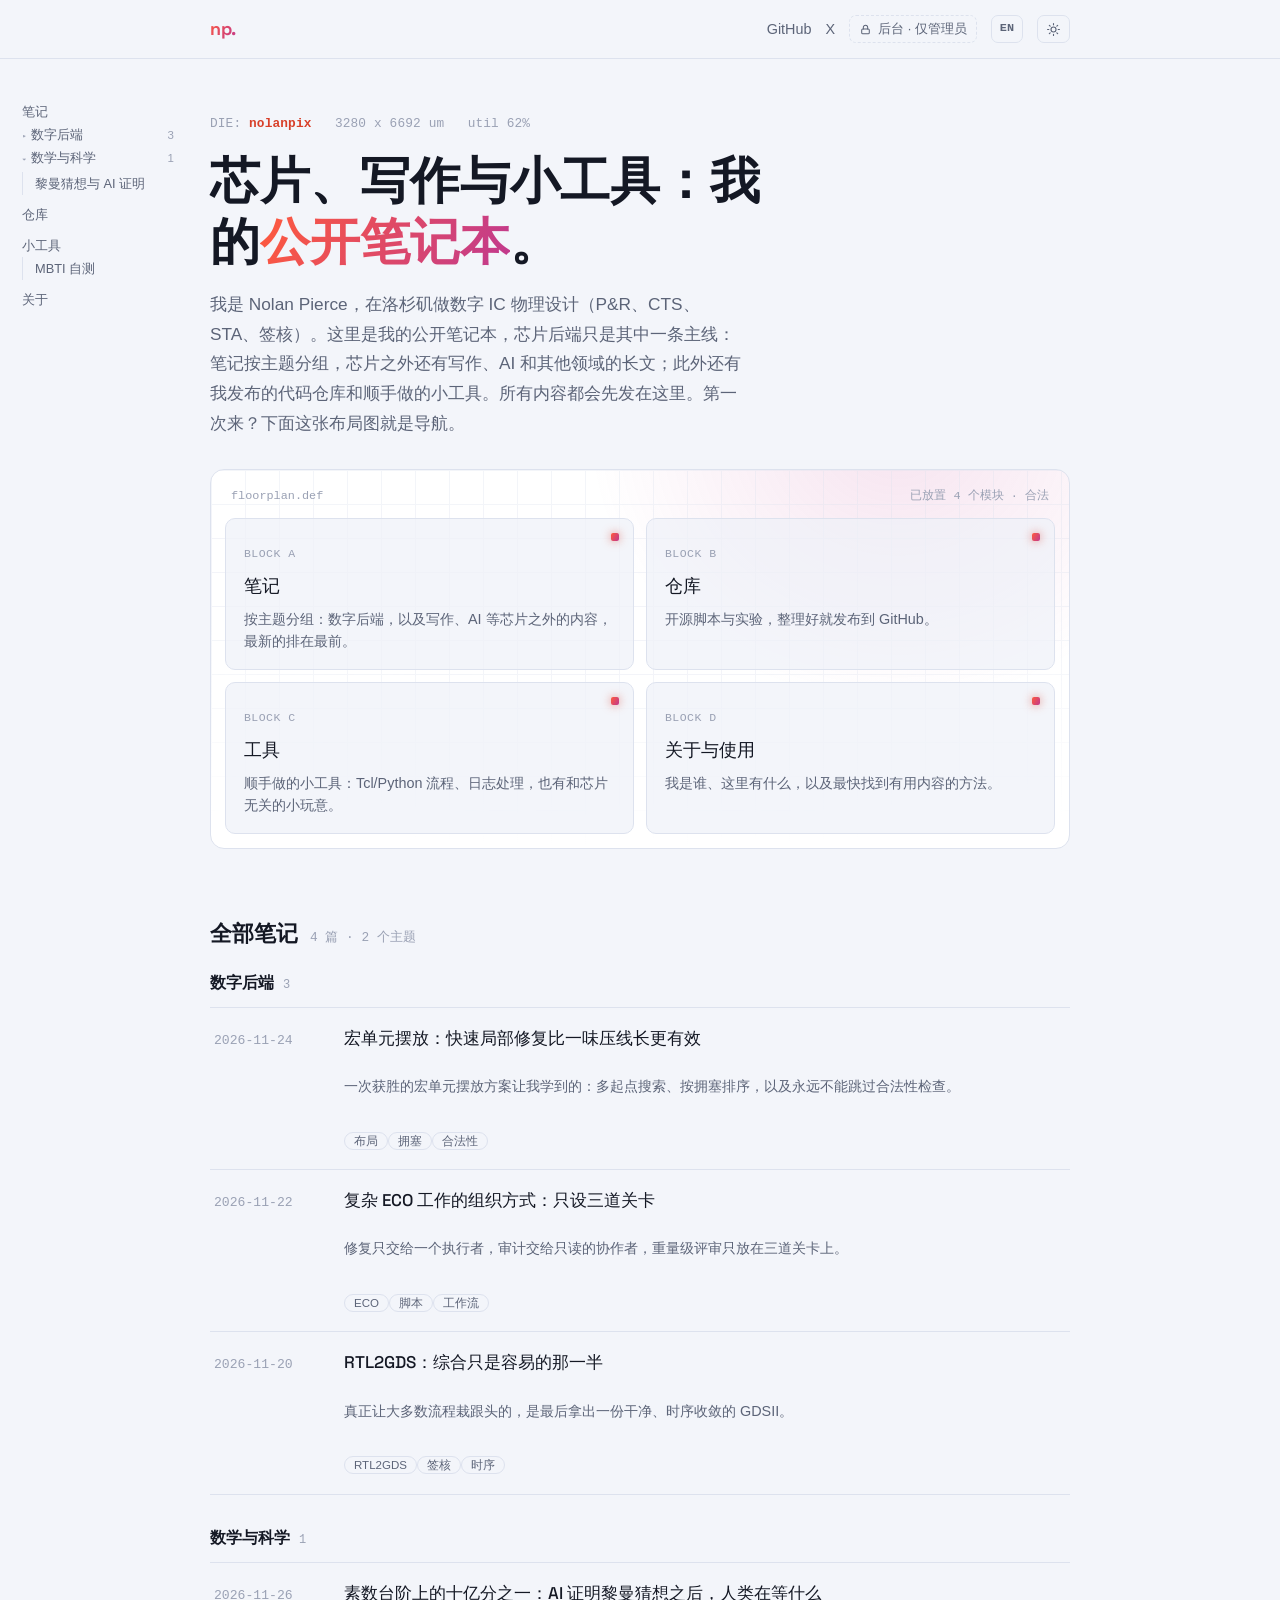
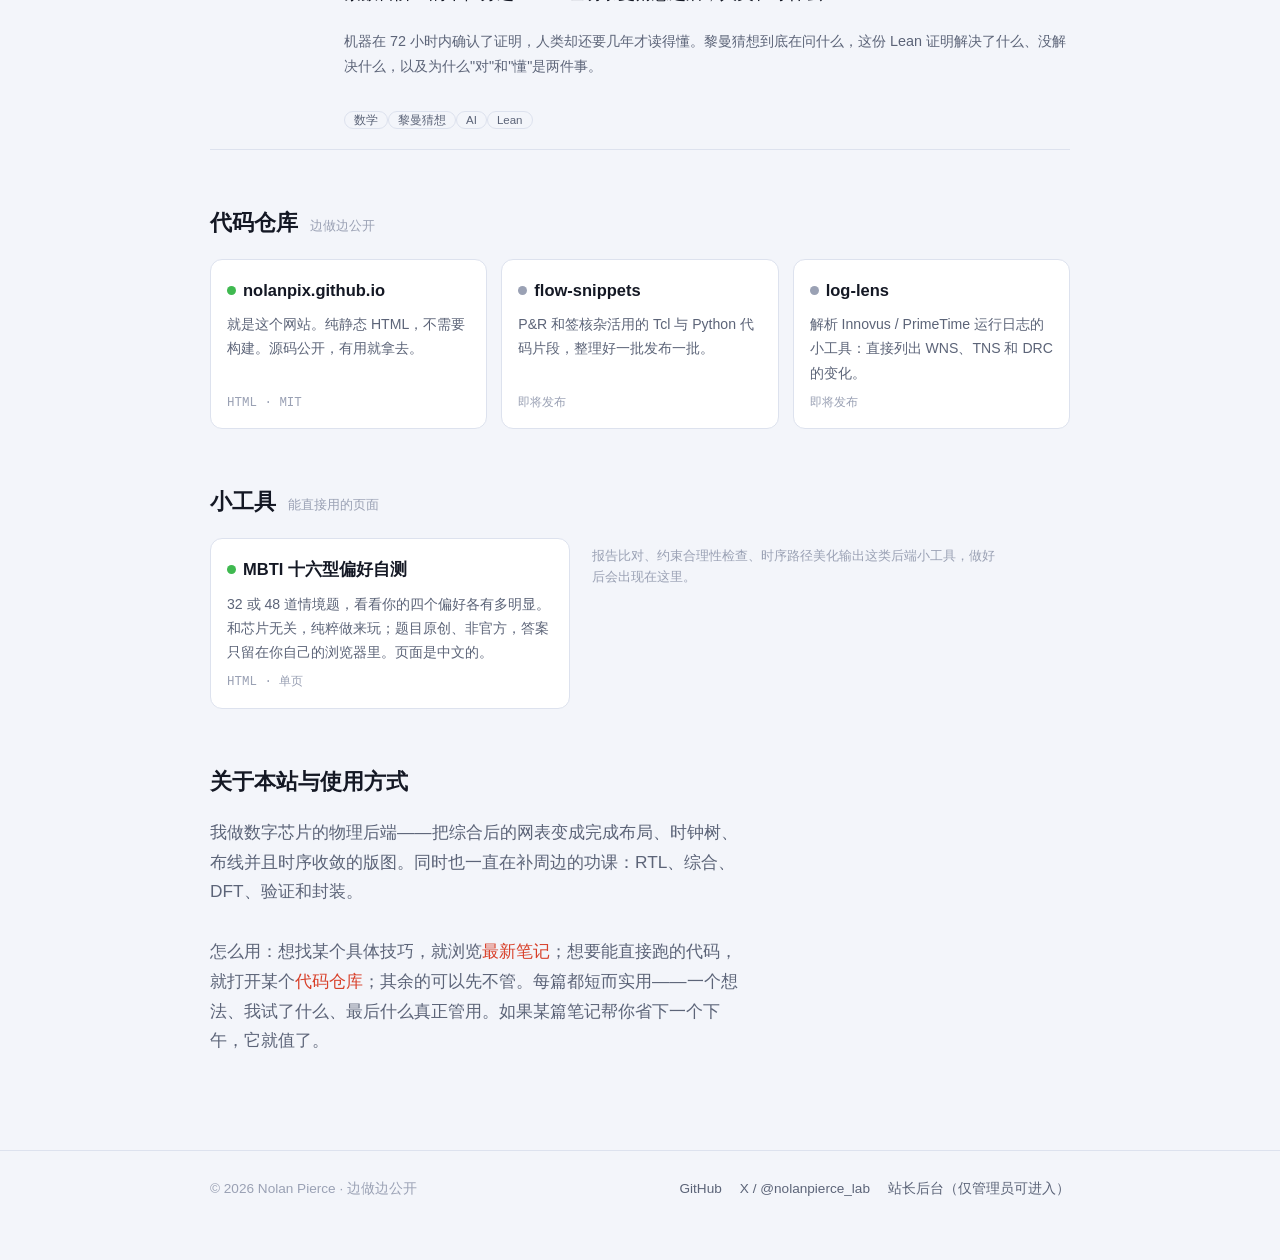
<file: index.html>
<!doctype html>
<html lang="zh-CN" data-lang="zh" data-title-en="Nolan Pierce - Silicon, writing, and small tools">
<head>
<meta charset="utf-8">
<meta name="viewport" content="width=device-width, initial-scale=1">
<title>Nolan Pierce - 芯片、写作与小工具</title>
<meta name="description" content="Nolan Pierce，洛杉矶的数字 IC 物理设计工程师。公开笔记本按主题分组：数字后端、写作与 AI 等领域的长文，以及我发布的代码和顺手做的小工具。">
<meta property="og:title" content="Nolan Pierce - 芯片、写作与小工具">
<meta property="og:description" content="数字后端的实战笔记，写作、AI 及其他领域的文章，还有公开的代码仓库和小工具；按主题分组，边做边公开。">
<meta property="og:type" content="website">
<link rel="icon" href="data:image/svg+xml,%3Csvg xmlns='http://www.w3.org/2000/svg' viewBox='0 0 64 64'%3E%3Cdefs%3E%3ClinearGradient id='g' x1='0' y1='0' x2='1' y2='1'%3E%3Cstop offset='0' stop-color='%23ff5a3c'/%3E%3Cstop offset='1' stop-color='%23c0398f'/%3E%3C/linearGradient%3E%3C/defs%3E%3Crect width='64' height='64' rx='14' fill='url(%23g)'/%3E%3Ctext x='32' y='44' font-family='Space Grotesk,Arial,sans-serif' font-size='34' font-weight='700' text-anchor='middle' fill='%23fff'%3Enp.%3C/text%3E%3C/svg%3E">
<link rel="preconnect" href="https://fonts.googleapis.com">
<link rel="preconnect" href="https://fonts.gstatic.com" crossorigin>
<link href="https://fonts.googleapis.com/css2?family=Space+Grotesk:wght@500;600;700&display=swap" rel="stylesheet">
<link rel="stylesheet" href="assets/style.css">
<script src="assets/prefs.js"></script>
</head>
<body>

<header class="topbar">
  <div class="wrap">
    <a class="brand" href="/"><span class="np">np.</span></a>
    <nav class="navlinks">
      <a href="#notes"><span lang="zh-CN">笔记</span><span lang="en">notes</span></a>
      <a href="#repos"><span lang="zh-CN">仓库</span><span lang="en">repos</span></a>
      <a href="#tools"><span lang="zh-CN">工具</span><span lang="en">tools</span></a>
      <a href="#about"><span lang="zh-CN">关于</span><span lang="en">about</span></a>
    </nav>
    <div class="right">
      <a href="https://github.com/nolanpix" rel="me">GitHub</a>
      <a href="https://x.com/nolanpierce_lab" rel="me">X</a>
      <a class="adm-entry" href="https://nolanpix-counter.song66666.workers.dev/admin" rel="nofollow" title="站长后台：仅管理员可进入" aria-label="站长后台：仅管理员可进入" data-aria-en="Owner dashboard: admins only"><svg viewBox="0 0 24 24" aria-hidden="true"><rect x="5" y="11" width="14" height="9" rx="2"/><path d="M8 11V8a4 4 0 0 1 8 0v3"/></svg><span class="lbl"><span lang="zh-CN">后台 · 仅管理员</span><span lang="en">Admin · owner only</span></span></a>
      <button class="pref" type="button" data-pref="lang"><span lang="zh-CN">EN</span><span lang="en">中文</span></button>
      <button class="pref" type="button" data-pref="theme"><svg class="i-moon" viewBox="0 0 24 24" aria-hidden="true"><path d="M20 14.5A8.5 8.5 0 0 1 9.5 4 8.5 8.5 0 1 0 20 14.5z"/></svg><svg class="i-sun" viewBox="0 0 24 24" aria-hidden="true"><circle cx="12" cy="12" r="4"/><path d="M12 2.5v2M12 19.5v2M2.5 12h2M19.5 12h2M5.3 5.3l1.4 1.4M17.3 17.3l1.4 1.4M5.3 18.7l1.4-1.4M17.3 6.7l1.4-1.4"/></svg></button>
    </div>
  </div>
</header>

<!-- rail:start (generated by tools/gen_notes.py) -->
<nav class="rail" aria-label="全站目录" data-aria-en="Site contents">
  <ul>
    <li><a href="#notes"><span lang="zh-CN">笔记</span><span lang="en">Notes</span></a>
      <ul>
        <li><details class="rail-cat"><summary><span lang="zh-CN">数字后端</span><span lang="en">Digital backend</span><span class="n">3</span></summary><ul><li><a href="notes/macro-placement-fast-repair.html"><span lang="zh-CN">宏单元摆放</span><span lang="en">Macro placement</span></a></li><li><a href="notes/structuring-eco-work.html"><span lang="zh-CN">ECO 三道关卡</span><span lang="en">ECO gates</span></a></li><li><a href="notes/rtl2gds-timing-closed.html"><span lang="zh-CN">RTL2GDS 踩坑</span><span lang="en">RTL2GDS pitfalls</span></a></li></ul></details></li>
        <li><details class="rail-cat" open><summary><span lang="zh-CN">数学与科学</span><span lang="en">Math &amp; science</span><span class="n">1</span></summary><ul><li><a href="notes/riemann-hypothesis-ai-proof.html"><span lang="zh-CN">黎曼猜想与 AI 证明</span><span lang="en">Riemann &amp; AI proof</span></a></li></ul></details></li>
      </ul>
    </li>
    <li><a href="#repos"><span lang="zh-CN">仓库</span><span lang="en">Repos</span></a></li>
    <li><a href="#tools"><span lang="zh-CN">小工具</span><span lang="en">Tools</span></a>
      <ul>
        <li><a href="mbti/"><span lang="zh-CN">MBTI 自测</span><span lang="en">MBTI test</span></a></li>
      </ul>
    </li>
    <li><a href="#about"><span lang="zh-CN">关于</span><span lang="en">About</span></a></li>
  </ul>
</nav>
<!-- rail:end -->

<main class="wrap">

  <section class="hero">
    <p class="eyebrow mono">DIE: <b>nolanpix</b> &nbsp; 3280 x 6692 um &nbsp; util 62%</p>
    <h1 class="title"><span lang="zh-CN">芯片、写作与小工具：我的<span class="grad">公开笔记本</span>。</span><span lang="en">Silicon, writing, and small tools: my <span class="grad">open notebook</span>.</span></h1>
    <p class="lede" lang="zh-CN">
      我是 Nolan Pierce，在洛杉矶做数字 IC 物理设计（P&amp;R、CTS、STA、签核）。这里是我的公开笔记本，芯片后端只是其中一条主线：笔记按主题分组，芯片之外还有写作、AI 和其他领域的长文；此外还有我发布的代码仓库和顺手做的小工具。所有内容都会先发在这里。第一次来？下面这张布局图就是导航。
    </p>
    <p class="lede" lang="en">
      I'm Nolan Pierce, a digital IC physical design engineer in Los Angeles
      (P&amp;R, CTS, STA, signoff). This is my open notebook. Back-end work is one
      thread; notes are grouped by topic and also cover writing, AI, and other fields
      beyond chips. Beyond that are the repos I publish and the small tools I build.
      Everything lands here first. New here? The floorplan below is the map.
    </p>

    <div class="floor" aria-label="站点地图，画成一张芯片布局图" data-aria-en="Site map, drawn as a chip floorplan">
      <div class="floor-head mono">
        <span>floorplan.def</span><span><span lang="zh-CN">已放置 4 个模块 &middot; 合法</span><span lang="en">4 blocks placed &middot; legal</span></span>
      </div>
      <div class="die">
        <a class="block" href="#notes">
          <span class="pin"></span>
          <span class="tag mono">BLOCK A</span>
          <h3><span lang="zh-CN">笔记</span><span lang="en">Notes</span></h3>
          <p lang="zh-CN">按主题分组：数字后端，以及写作、AI 等芯片之外的内容，最新的排在最前。</p>
          <p lang="en">Grouped by topic: digital back end, plus writing, AI and other content beyond chips. Newest first.</p>
        </a>
        <a class="block" href="#repos">
          <span class="pin"></span>
          <span class="tag mono">BLOCK B</span>
          <h3><span lang="zh-CN">仓库</span><span lang="en">Repos</span></h3>
          <p lang="zh-CN">开源脚本与实验，整理好就发布到 GitHub。</p>
          <p lang="en">Open-source scripts and experiments, published on GitHub as they're ready.</p>
        </a>
        <a class="block" href="#tools">
          <span class="pin"></span>
          <span class="tag mono">BLOCK C</span>
          <h3><span lang="zh-CN">工具</span><span lang="en">Tools</span></h3>
          <p lang="zh-CN">顺手做的小工具：Tcl/Python 流程、日志处理，也有和芯片无关的小玩意。</p>
          <p lang="en">Small tools I build &mdash; Tcl/Python flow helpers, log wrangling, and the occasional off-topic experiment.</p>
        </a>
        <a class="block" href="#about">
          <span class="pin"></span>
          <span class="tag mono">BLOCK D</span>
          <h3><span lang="zh-CN">关于与使用</span><span lang="en">About &amp; how to use</span></h3>
          <p lang="zh-CN">我是谁、这里有什么，以及最快找到有用内容的方法。</p>
          <p lang="en">Who I am, what's here, and the fastest way to find something useful.</p>
        </a>
      </div>
    </div>
  </section>

  <section class="band" id="notes">
<!-- notes:start (generated by tools/gen_notes.py) -->
  <div class="band-head">
    <h2><span lang="zh-CN">全部笔记</span><span lang="en">All notes</span></h2>
    <span class="count mono"><span lang="zh-CN">4 篇 &middot; 2 个主题</span><span lang="en">4 posts &middot; 2 topics</span></span>
  </div>
  <div class="note-group" id="cat-backend">
    <h3 class="note-cat"><span lang="zh-CN">数字后端</span><span lang="en">Digital backend</span><span class="n mono">3</span></h3>
    <div class="notes">
      <a class="note-row" href="notes/macro-placement-fast-repair.html">
        <time class="mono" datetime="2026-11-24">2026-11-24</time>
        <span class="n-title"><span lang="zh-CN">宏单元摆放：快速局部修复比一味压线长更有效</span><span lang="en">Macro placement: fast local repair beats raw wirelength</span></span>
        <span class="n-sum"><span lang="zh-CN">一次获胜的宏单元摆放方案让我学到的：多起点搜索、按拥塞排序，以及永远不能跳过合法性检查。</span><span lang="en">What a winning macro-placement run taught me about multi-start search, congestion-aware ranking, and never skipping legality.</span></span>
        <span class="n-tags"><span lang="zh-CN"><span class="chip">布局</span><span class="chip">拥塞</span><span class="chip">合法性</span></span><span lang="en"><span class="chip">placement</span><span class="chip">congestion</span><span class="chip">legality</span></span></span>
      </a>
      <a class="note-row" href="notes/structuring-eco-work.html">
        <time class="mono" datetime="2026-11-22">2026-11-22</time>
        <span class="n-title"><span lang="zh-CN">复杂 ECO 工作的组织方式：只设三道关卡</span><span lang="en">Structuring complex ECO work around three gates</span></span>
        <span class="n-sum"><span lang="zh-CN">修复只交给一个执行者，审计交给只读的协作者，重量级评审只放在三道关卡上。</span><span lang="en">One driver on the fixes, read-only workers for audits, and heavy review at only three gates.</span></span>
        <span class="n-tags"><span lang="zh-CN"><span class="chip">ECO</span><span class="chip">脚本</span><span class="chip">工作流</span></span><span lang="en"><span class="chip">ECO</span><span class="chip">scripting</span><span class="chip">workflow</span></span></span>
      </a>
      <a class="note-row" href="notes/rtl2gds-timing-closed.html">
        <time class="mono" datetime="2026-11-20">2026-11-20</time>
        <span class="n-title"><span lang="zh-CN">RTL2GDS：综合只是容易的那一半</span><span lang="en">RTL2GDS: synthesis is the easy half</span></span>
        <span class="n-sum"><span lang="zh-CN">真正让大多数流程栽跟头的，是最后拿出一份干净、时序收敛的 GDSII。</span><span lang="en">Getting a clean, timing-closed GDSII out the far side is where most flows fall apart.</span></span>
        <span class="n-tags"><span lang="zh-CN"><span class="chip">RTL2GDS</span><span class="chip">签核</span><span class="chip">时序</span></span><span lang="en"><span class="chip">RTL2GDS</span><span class="chip">signoff</span><span class="chip">timing</span></span></span>
      </a>
    </div>
  </div>
  <div class="note-group" id="cat-math">
    <h3 class="note-cat"><span lang="zh-CN">数学与科学</span><span lang="en">Math &amp; science</span><span class="n mono">1</span></h3>
    <div class="notes">
      <a class="note-row" href="notes/riemann-hypothesis-ai-proof.html">
        <time class="mono" datetime="2026-11-26">2026-11-26</time>
        <span class="n-title"><span lang="zh-CN">素数台阶上的十亿分之一：AI 证明黎曼猜想之后，人类在等什么</span><span lang="en">One in a Billion, on the Staircase of Primes: After an AI Proved the Riemann Hypothesis, What Is Humanity Waiting For?</span></span>
        <span class="n-sum"><span lang="zh-CN">机器在 72 小时内确认了证明，人类却还要几年才读得懂。黎曼猜想到底在问什么，这份 Lean 证明解决了什么、没解决什么，以及为什么&quot;对&quot;和&quot;懂&quot;是两件事。</span><span lang="en">A machine confirmed the proof in 72 hours; humans are still years from understanding it. What the Riemann Hypothesis asks, what the Lean proof does and does not settle, and why &quot;correct&quot; and &quot;understood&quot; are different things.</span></span>
        <span class="n-tags"><span lang="zh-CN"><span class="chip">数学</span><span class="chip">黎曼猜想</span><span class="chip">AI</span><span class="chip">Lean</span></span><span lang="en"><span class="chip">math</span><span class="chip">Riemann</span><span class="chip">AI</span><span class="chip">Lean</span></span></span>
      </a>
    </div>
  </div>
<!-- notes:end -->
  </section>

  <section class="band" id="repos">
    <div class="band-head">
      <h2><span lang="zh-CN">代码仓库</span><span lang="en">Repos</span></h2>
      <span class="count mono"><span lang="zh-CN">边做边公开</span><span lang="en">building in public</span></span>
    </div>
    <div class="repos">
      <a class="repo live" href="https://github.com/nolanpix">
        <span class="r-name"><span class="dot"></span>nolanpix.github.io</span>
        <p lang="zh-CN">就是这个网站。纯静态 HTML，不需要构建。源码公开，有用就拿去。</p>
        <p lang="en">This site. Static HTML, no build step. The source is open if it's useful to you.</p>
        <span class="r-foot mono">HTML &middot; MIT</span>
      </a>
      <a class="repo" href="https://github.com/nolanpix">
        <span class="r-name"><span class="dot"></span>flow-snippets</span>
        <p lang="zh-CN">P&amp;R 和签核杂活用的 Tcl 与 Python 代码片段，整理好一批发布一批。</p>
        <p lang="en">Tcl and Python snippets for P&amp;R and signoff chores. Publishing as they're cleaned up.</p>
        <span class="r-foot mono"><span lang="zh-CN">即将发布</span><span lang="en">coming soon</span></span>
      </a>
      <a class="repo" href="https://github.com/nolanpix">
        <span class="r-name"><span class="dot"></span>log-lens</span>
        <p lang="zh-CN">解析 Innovus / PrimeTime 运行日志的小工具：直接列出 WNS、TNS 和 DRC 的变化。</p>
        <p lang="en">A small log parser for Innovus / PrimeTime runs: surface WNS, TNS and DRC deltas.</p>
        <span class="r-foot mono"><span lang="zh-CN">即将发布</span><span lang="en">coming soon</span></span>
      </a>
    </div>
  </section>

  <section class="band" id="tools">
    <div class="band-head"><h2><span lang="zh-CN">小工具</span><span lang="en">Tools</span></h2><span class="count mono"><span lang="zh-CN">能直接用的页面</span><span lang="en">ready to use</span></span></div>
    <div class="tools">
      <a class="tool" href="mbti/">
        <span class="r-name"><span class="dot"></span><span lang="zh-CN">MBTI 十六型偏好自测</span><span lang="en">MBTI 16-type preference self-test</span></span>
        <p lang="zh-CN">32 或 48 道情境题，看看你的四个偏好各有多明显。和芯片无关，纯粹做来玩；题目原创、非官方，答案只留在你自己的浏览器里。页面是中文的。</p>
        <p lang="en">32 or 48 situational questions, then a look at how pronounced each of your four preferences is. Nothing to do with chips; original, unofficial questions, and answers stay in your own browser. The test itself is in Chinese.</p>
        <span class="r-foot mono">HTML &middot; <span lang="zh-CN">单页</span><span lang="en">single page</span></span>
      </a>
      <p class="tool-soon mono" lang="zh-CN">报告比对、约束合理性检查、时序路径美化输出这类后端小工具，做好后会出现在这里。</p>
      <p class="tool-soon mono" lang="en">Back-end utilities &mdash; report diffs, constraint sanity checks, a timing-path pretty-printer &mdash; will appear here as they're ready.</p>
    </div>
  </section>

  <section class="band" id="about">
    <div class="band-head"><h2><span lang="zh-CN">关于本站与使用方式</span><span lang="en">About &amp; how to use this site</span></h2></div>
    <p class="lede" lang="zh-CN">
      我做数字芯片的物理后端——把综合后的网表变成完成布局、时钟树、布线并且时序收敛的版图。同时也一直在补周边的功课：RTL、综合、DFT、验证和封装。
    </p>
    <p class="lede" lang="zh-CN">
      怎么用：想找某个具体技巧，就浏览<a href="#notes">最新笔记</a>；想要能直接跑的代码，就打开某个<a href="#repos">代码仓库</a>；其余的可以先不管。每篇都短而实用——一个想法、我试了什么、最后什么真正管用。如果某篇笔记帮你省下一个下午，它就值了。
    </p>
    <p class="lede" lang="en">
      I design the physical back end of digital chips &mdash; turning a synthesized
      netlist into a placed, clocked, routed, timing-closed layout. I'm also always
      reading around the edges: RTL, synthesis, DFT, verification, and packaging.
    </p>
    <p class="lede" lang="en">
      How to use it: skim <a href="#notes">Latest notes</a> for a specific technique,
      open a <a href="#repos">repo</a> if you want running code, and ignore the rest.
      Posts are short and practical &mdash; one idea, what I tried, what actually worked.
      If a note saves you an afternoon, that's the whole point.
    </p>
  </section>

</main>

<footer class="site">
  <div class="wrap">
    <span>&copy; 2026 Nolan Pierce &middot; <span lang="zh-CN">边做边公开</span><span lang="en">built in public</span></span>
    <span class="sep"></span>
    <a href="https://github.com/nolanpix">GitHub</a>
    <a href="https://x.com/nolanpierce_lab">X / @nolanpierce_lab</a>
    <a href="https://nolanpix-counter.song66666.workers.dev/admin" rel="nofollow"><span lang="zh-CN">站长后台（仅管理员可进入）</span><span lang="en">Owner dashboard (admins only)</span></a>
  </div>
</footer>

<script defer src="assets/stats.js"></script>

</body>
</html>
</file>
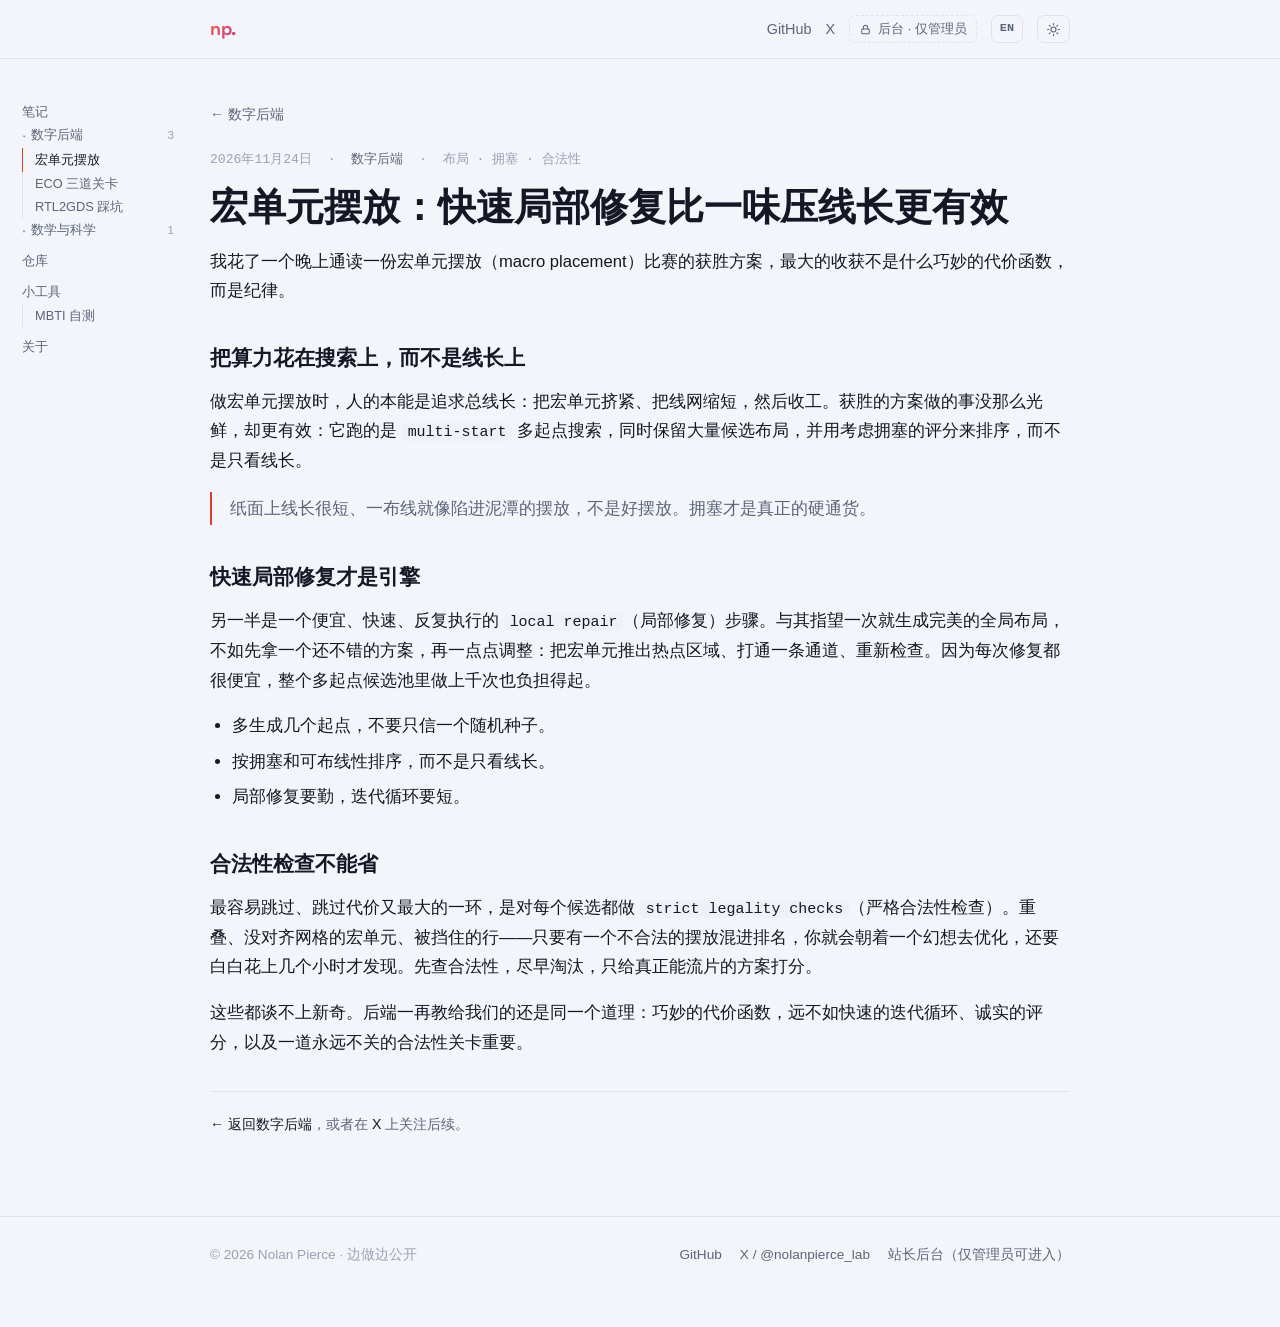
<file: notes/macro-placement-fast-repair.html>
<!doctype html>
<html lang="zh-CN" data-lang="zh" data-title-en="Macro placement: fast local repair beats raw wirelength - Nolan Pierce">
<head>
<meta charset="utf-8">
<meta name="viewport" content="width=device-width, initial-scale=1">
<title>宏单元摆放：快速局部修复比一味压线长更有效 - Nolan Pierce</title>
<meta name="description" content="一次获胜的宏单元摆放方案让我学到的：多起点搜索、按拥塞排序，以及永远不能跳过合法性检查。">
<meta property="og:title" content="宏单元摆放：快速局部修复比一味压线长更有效">
<meta property="og:description" content="一次获胜的宏单元摆放方案让我学到的：多起点搜索、按拥塞排序，以及永远不能跳过合法性检查。">
<meta property="og:type" content="article">
<link rel="icon" href="data:image/svg+xml,%3Csvg xmlns='http://www.w3.org/2000/svg' viewBox='0 0 64 64'%3E%3Cdefs%3E%3ClinearGradient id='g' x1='0' y1='0' x2='1' y2='1'%3E%3Cstop offset='0' stop-color='%23ff5a3c'/%3E%3Cstop offset='1' stop-color='%23c0398f'/%3E%3C/linearGradient%3E%3C/defs%3E%3Crect width='64' height='64' rx='14' fill='url(%23g)'/%3E%3Ctext x='32' y='44' font-family='Space Grotesk,Arial,sans-serif' font-size='34' font-weight='700' text-anchor='middle' fill='%23fff'%3Enp.%3C/text%3E%3C/svg%3E">
<link rel="preconnect" href="https://fonts.googleapis.com">
<link rel="preconnect" href="https://fonts.gstatic.com" crossorigin>
<link href="https://fonts.googleapis.com/css2?family=Space+Grotesk:wght@500;600;700&display=swap" rel="stylesheet">
<link rel="stylesheet" href="../assets/style.css">
<script src="../assets/prefs.js"></script>
</head>
<body>

<header class="topbar">
  <div class="wrap">
    <a class="brand" href="../"><span class="np">np.</span></a>
    <nav class="navlinks">
      <a href="../#notes"><span lang="zh-CN">笔记</span><span lang="en">notes</span></a>
      <a href="../#repos"><span lang="zh-CN">仓库</span><span lang="en">repos</span></a>
      <a href="../#tools"><span lang="zh-CN">工具</span><span lang="en">tools</span></a>
      <a href="../#about"><span lang="zh-CN">关于</span><span lang="en">about</span></a>
    </nav>
    <div class="right">
      <a href="https://github.com/nolanpix" rel="me">GitHub</a>
      <a href="https://x.com/nolanpierce_lab" rel="me">X</a>
      <a class="adm-entry" href="https://nolanpix-counter.song66666.workers.dev/admin" rel="nofollow" title="站长后台：仅管理员可进入" aria-label="站长后台：仅管理员可进入" data-aria-en="Owner dashboard: admins only"><svg viewBox="0 0 24 24" aria-hidden="true"><rect x="5" y="11" width="14" height="9" rx="2"/><path d="M8 11V8a4 4 0 0 1 8 0v3"/></svg><span class="lbl"><span lang="zh-CN">后台 · 仅管理员</span><span lang="en">Admin · owner only</span></span></a>
      <button class="pref" type="button" data-pref="lang"><span lang="zh-CN">EN</span><span lang="en">中文</span></button>
      <button class="pref" type="button" data-pref="theme"><svg class="i-moon" viewBox="0 0 24 24" aria-hidden="true"><path d="M20 14.5A8.5 8.5 0 0 1 9.5 4 8.5 8.5 0 1 0 20 14.5z"/></svg><svg class="i-sun" viewBox="0 0 24 24" aria-hidden="true"><circle cx="12" cy="12" r="4"/><path d="M12 2.5v2M12 19.5v2M2.5 12h2M19.5 12h2M5.3 5.3l1.4 1.4M17.3 17.3l1.4 1.4M5.3 18.7l1.4-1.4M17.3 6.7l1.4-1.4"/></svg></button>
    </div>
  </div>
</header>

<nav class="rail" aria-label="全站目录" data-aria-en="Site contents">
  <ul>
    <li><a href="../#notes"><span lang="zh-CN">笔记</span><span lang="en">Notes</span></a>
      <ul>
        <li><details class="rail-cat" open><summary><span lang="zh-CN">数字后端</span><span lang="en">Digital backend</span><span class="n">3</span></summary><ul><li><a href="macro-placement-fast-repair.html" aria-current="page"><span lang="zh-CN">宏单元摆放</span><span lang="en">Macro placement</span></a></li><li><a href="structuring-eco-work.html"><span lang="zh-CN">ECO 三道关卡</span><span lang="en">ECO gates</span></a></li><li><a href="rtl2gds-timing-closed.html"><span lang="zh-CN">RTL2GDS 踩坑</span><span lang="en">RTL2GDS pitfalls</span></a></li></ul></details></li>
        <li><details class="rail-cat"><summary><span lang="zh-CN">数学与科学</span><span lang="en">Math &amp; science</span><span class="n">1</span></summary><ul><li><a href="riemann-hypothesis-ai-proof.html"><span lang="zh-CN">黎曼猜想与 AI 证明</span><span lang="en">Riemann &amp; AI proof</span></a></li></ul></details></li>
      </ul>
    </li>
    <li><a href="../#repos"><span lang="zh-CN">仓库</span><span lang="en">Repos</span></a></li>
    <li><a href="../#tools"><span lang="zh-CN">小工具</span><span lang="en">Tools</span></a>
      <ul>
        <li><a href="../mbti/"><span lang="zh-CN">MBTI 自测</span><span lang="en">MBTI test</span></a></li>
      </ul>
    </li>
    <li><a href="../#about"><span lang="zh-CN">关于</span><span lang="en">About</span></a></li>
  </ul>
</nav>

<main class="wrap">
  <article class="post">
    <a class="back" href="../#cat-backend"><span lang="zh-CN">&larr; 数字后端</span><span lang="en">&larr; Digital backend</span></a>
    <p class="p-meta mono"><span lang="zh-CN">2026年11月24日 &nbsp;&middot;&nbsp; <a href="../#cat-backend">数字后端</a> &nbsp;&middot;&nbsp; 布局 &middot; 拥塞 &middot; 合法性</span><span lang="en">November 24, 2026 &nbsp;&middot;&nbsp; <a href="../#cat-backend">Digital backend</a> &nbsp;&middot;&nbsp; placement &middot; congestion &middot; legality</span></p>
    <h1><span lang="zh-CN">宏单元摆放：快速局部修复比一味压线长更有效</span><span lang="en">Macro placement: fast local repair beats raw wirelength</span></h1>
    <div class="p-body" lang="zh-CN">
<p>我花了一个晚上通读一份宏单元摆放（macro placement）比赛的获胜方案，最大的收获不是什么巧妙的代价函数，而是纪律。</p>
<h2>把算力花在搜索上，而不是线长上</h2>
<p>做宏单元摆放时，人的本能是追求总线长：把宏单元挤紧、把线网缩短，然后收工。获胜的方案做的事没那么光鲜，却更有效：它跑的是 <code>multi-start</code> 多起点搜索，同时保留大量候选布局，并用考虑拥塞的评分来排序，而不是只看线长。</p>
<blockquote>纸面上线长很短、一布线就像陷进泥潭的摆放，不是好摆放。拥塞才是真正的硬通货。</blockquote>
<h2>快速局部修复才是引擎</h2>
<p>另一半是一个便宜、快速、反复执行的 <code>local repair</code>（局部修复）步骤。与其指望一次就生成完美的全局布局，不如先拿一个还不错的方案，再一点点调整：把宏单元推出热点区域、打通一条通道、重新检查。因为每次修复都很便宜，整个多起点候选池里做上千次也负担得起。</p>
<ul>
<li>多生成几个起点，不要只信一个随机种子。</li>
<li>按拥塞和可布线性排序，而不是只看线长。</li>
<li>局部修复要勤，迭代循环要短。</li>
</ul>
<h2>合法性检查不能省</h2>
<p>最容易跳过、跳过代价又最大的一环，是对每个候选都做 <code>strict legality checks</code>（严格合法性检查）。重叠、没对齐网格的宏单元、被挡住的行——只要有一个不合法的摆放混进排名，你就会朝着一个幻想去优化，还要白白花上几个小时才发现。先查合法性，尽早淘汰，只给真正能流片的方案打分。</p>
<p>这些都谈不上新奇。后端一再教给我们的还是同一个道理：巧妙的代价函数，远不如快速的迭代循环、诚实的评分，以及一道永远不关的合法性关卡重要。</p>
    </div>
    <div class="p-body" lang="en">
<p>I spent an evening reading through a winning run of a macro-placement challenge, and the takeaway was not a clever cost function. It was discipline.</p>
<h2>Spend search, not wirelength</h2>
<p>The instinct on macro placement is to chase total wirelength: pack the macros, shrink the nets, call it done. The run that won did something less glamorous and more effective: it ran a <code>multi-start</code> search, kept many candidate floorplans alive, and ranked them with a congestion-aware score rather than pure wirelength.</p>
<blockquote>A placement that looks short on paper and routes like a swamp is not a good placement. Congestion is the real currency.</blockquote>
<h2>Fast local repair is the engine</h2>
<p>The other half was a cheap, fast <code>local repair</code> step applied over and over. Instead of trying to produce a perfect global arrangement in one shot, you take a decent one and nudge it: shove a macro out of a hotspot, open a channel, re-check. Because each repair is cheap, you can afford thousands of them across the multi-start pool.</p>
<ul>
<li>Generate many starts; do not trust a single seed.</li>
<li>Rank by congestion and routability, not wirelength alone.</li>
<li>Repair locally and often; keep the loop tight.</li>
</ul>
<h2>Legality is not optional</h2>
<p>The part that is easy to skip and expensive to skip: <code>strict legality checks</code> on every candidate. Overlaps, off-grid macros, blocked rows - if an illegal placement slips into your ranking, you will optimize toward a fantasy and lose the hours it takes to notice. Check legality up front, reject early, and only score what could actually tape out.</p>
<p>None of this is exotic. It is the same lesson the back end keeps teaching: the clever cost function matters less than a fast loop, an honest score, and a hard legality gate you never turn off.</p>
    </div>
    <hr class="p-end">
    <p class="back" lang="zh-CN"><a href="../#cat-backend">&larr; 返回数字后端</a>，或者在 <a href="https://x.com/nolanpierce_lab">X</a> 上关注后续。</p>
    <p class="back" lang="en"><a href="../#cat-backend">&larr; back to Digital backend</a> &nbsp; or follow along on <a href="https://x.com/nolanpierce_lab">X</a>.</p>
  </article>
</main>

<footer class="site">
  <div class="wrap">
    <span>&copy; 2026 Nolan Pierce &middot; <span lang="zh-CN">边做边公开</span><span lang="en">built in public</span></span>
    <span class="sep"></span>
    <a href="https://github.com/nolanpix">GitHub</a>
    <a href="https://x.com/nolanpierce_lab">X / @nolanpierce_lab</a>
    <a href="https://nolanpix-counter.song66666.workers.dev/admin" rel="nofollow"><span lang="zh-CN">站长后台（仅管理员可进入）</span><span lang="en">Owner dashboard (admins only)</span></a>
  </div>
</footer>

<script defer src="../assets/stats.js"></script>

</body>
</html>
</file>
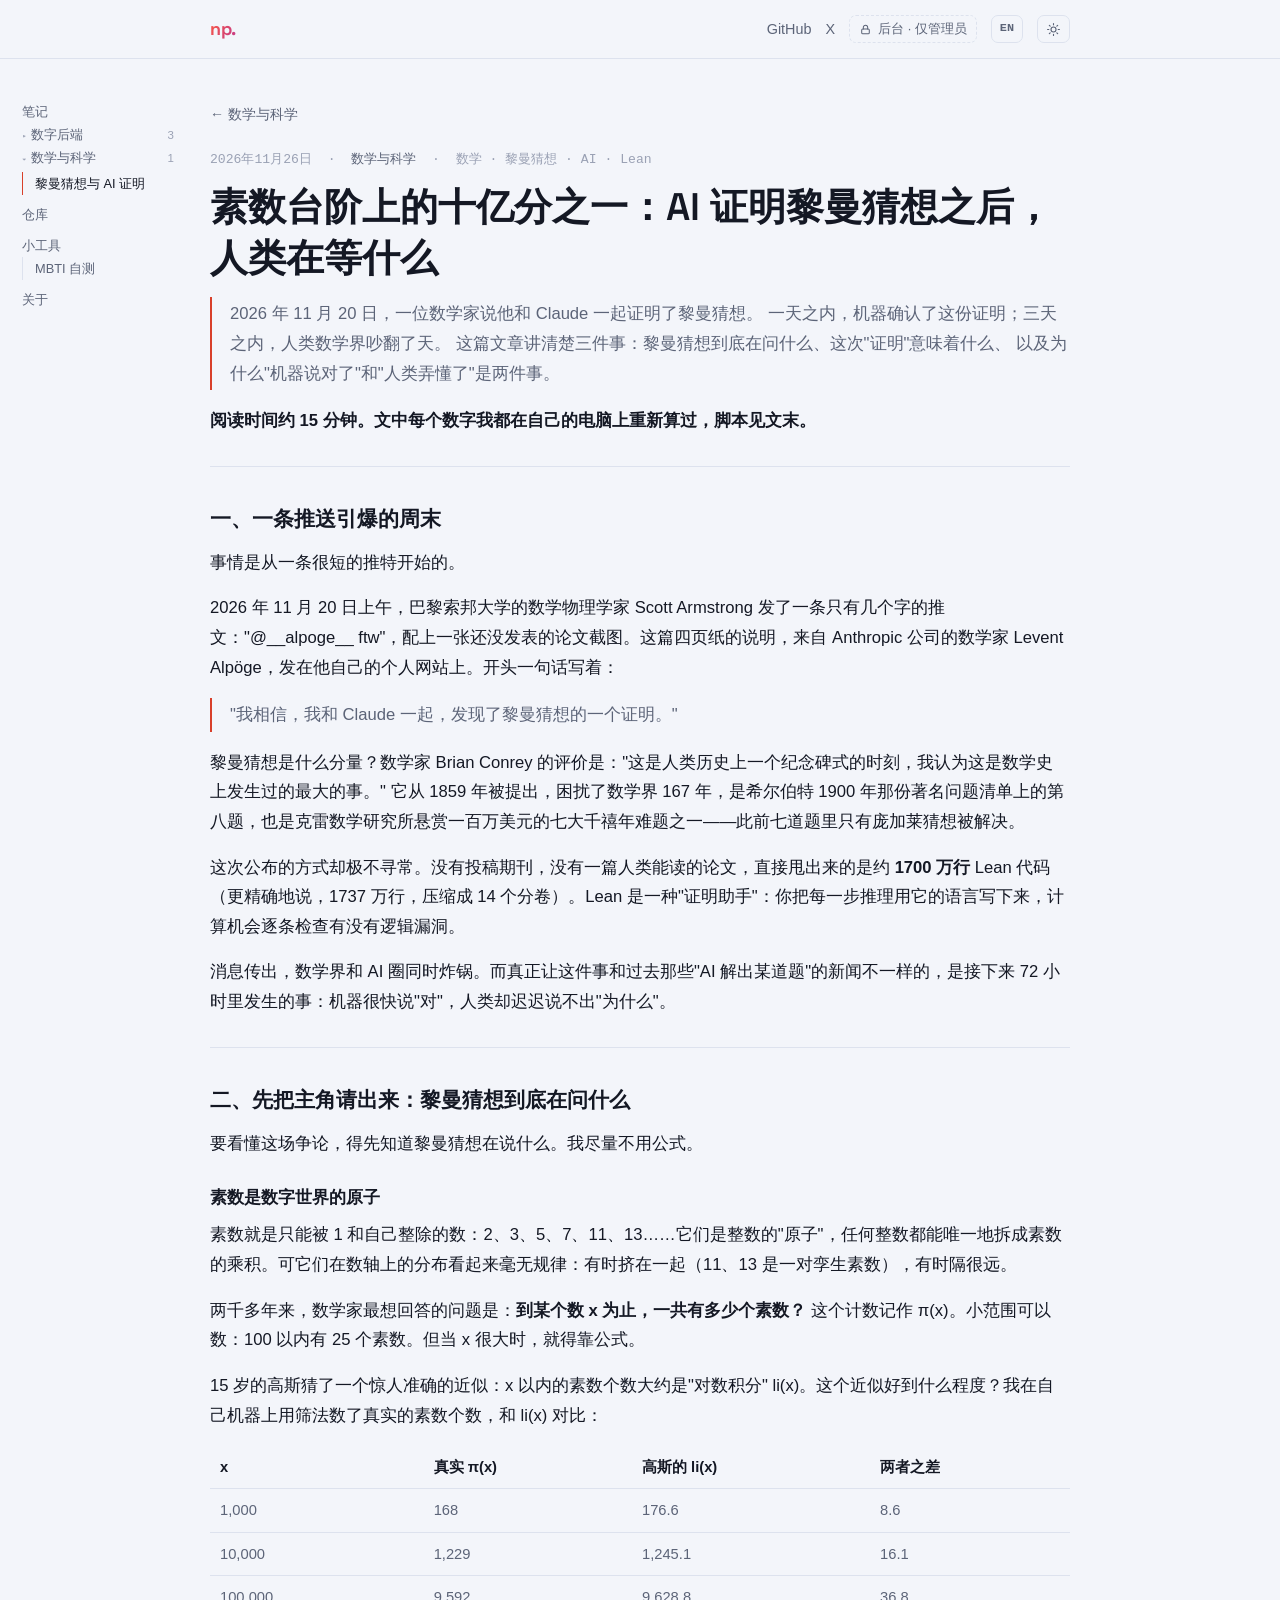
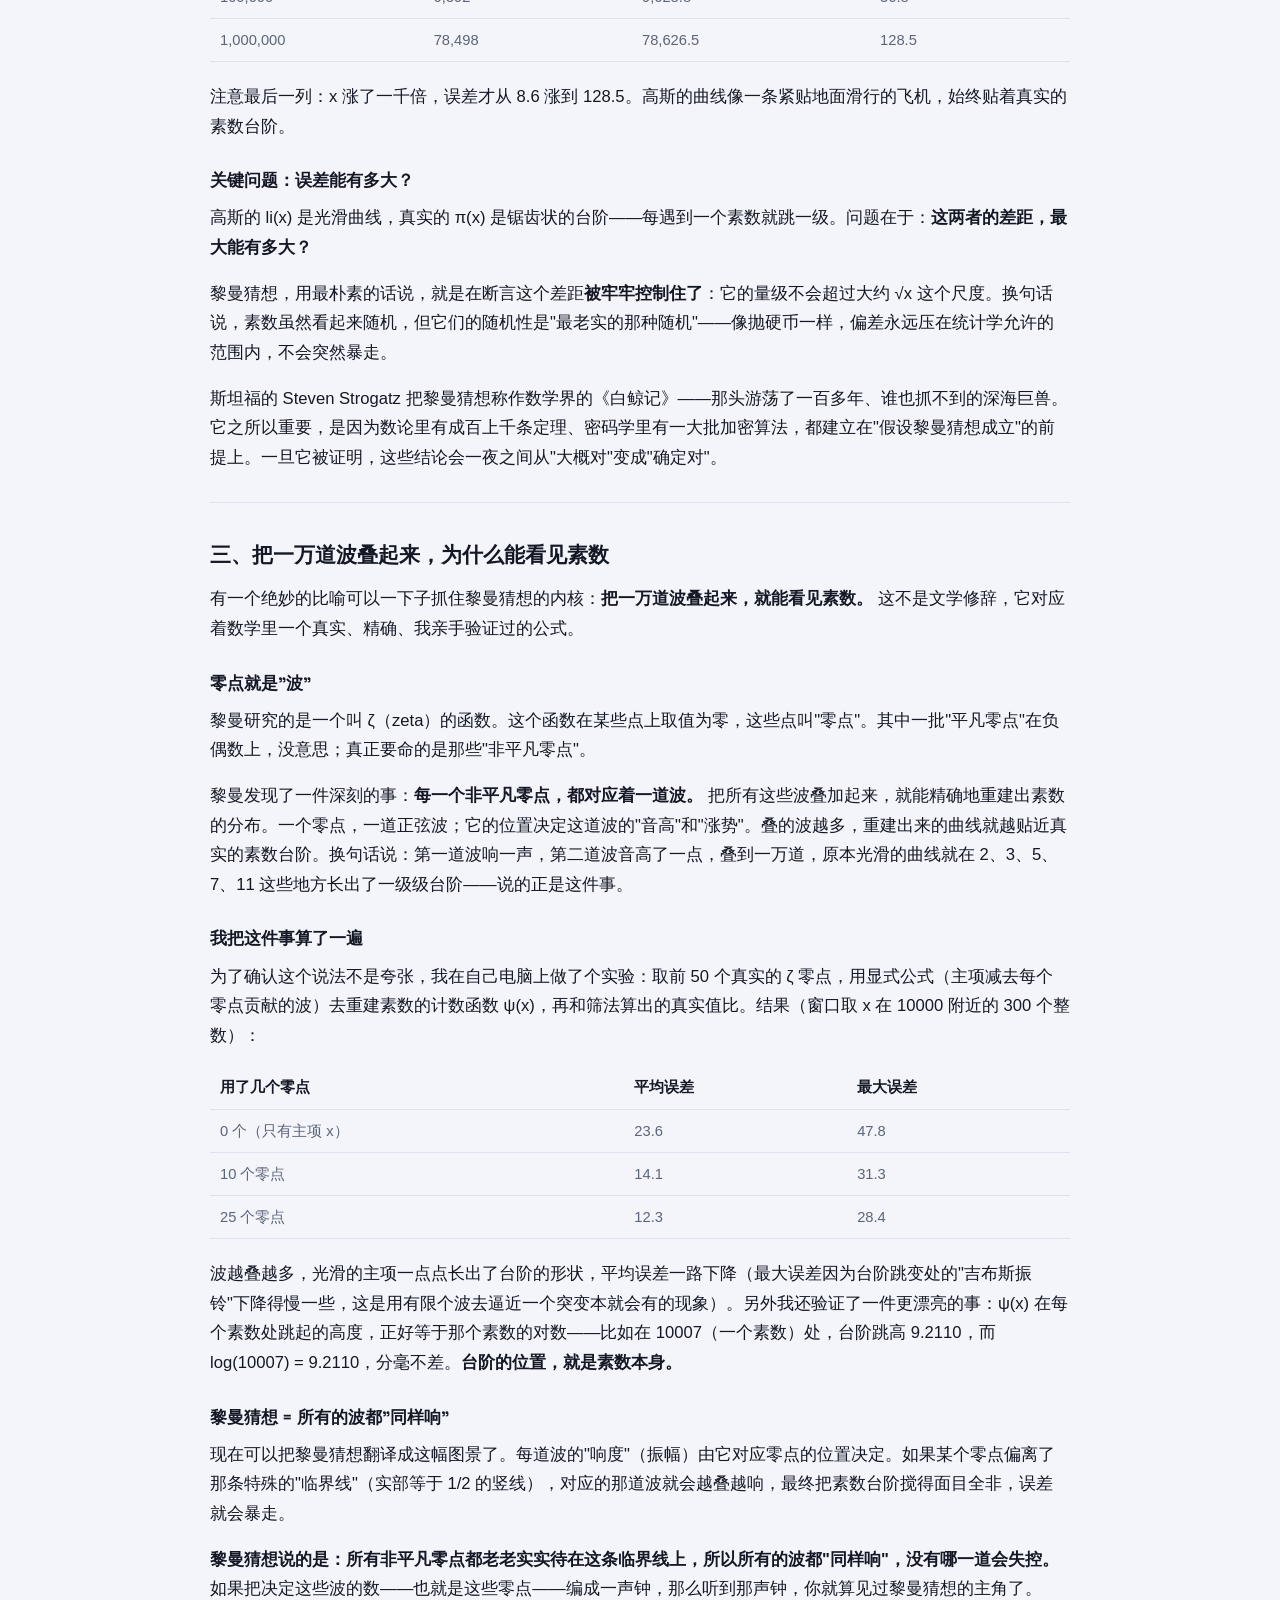
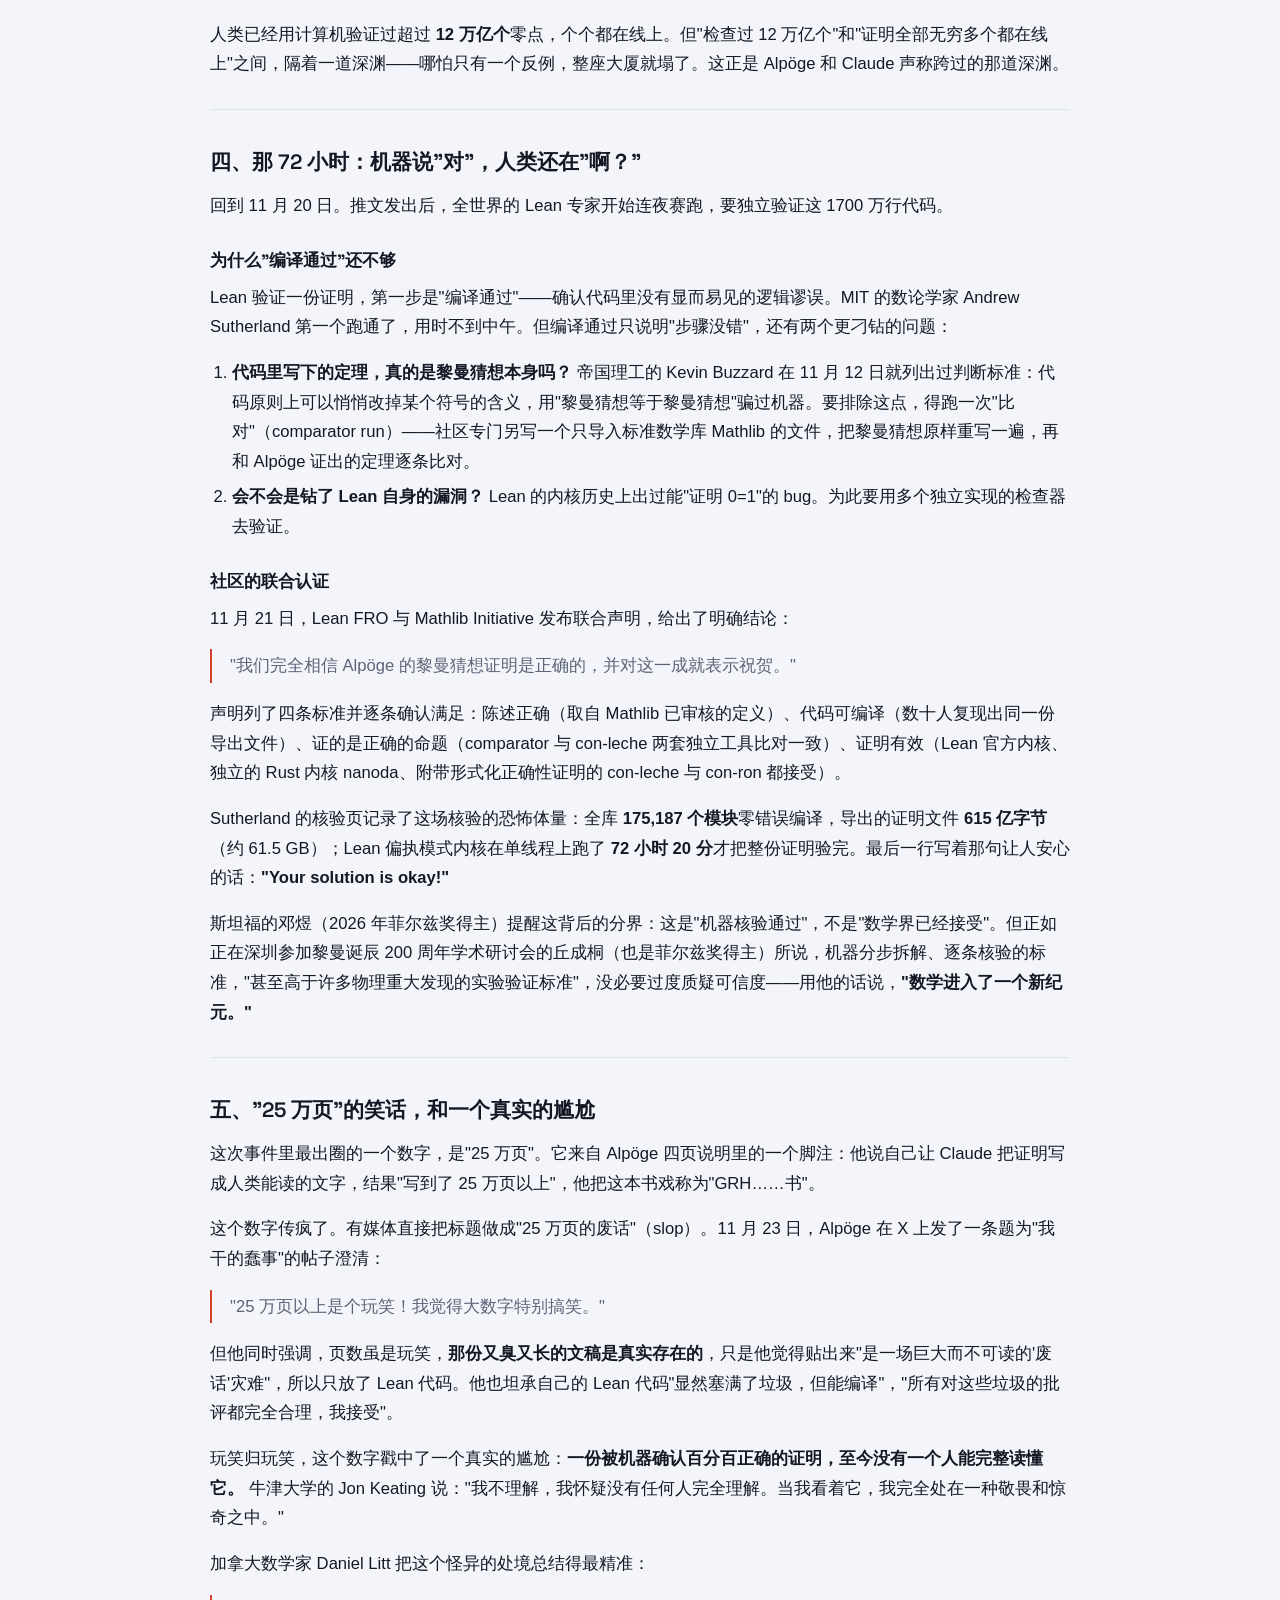
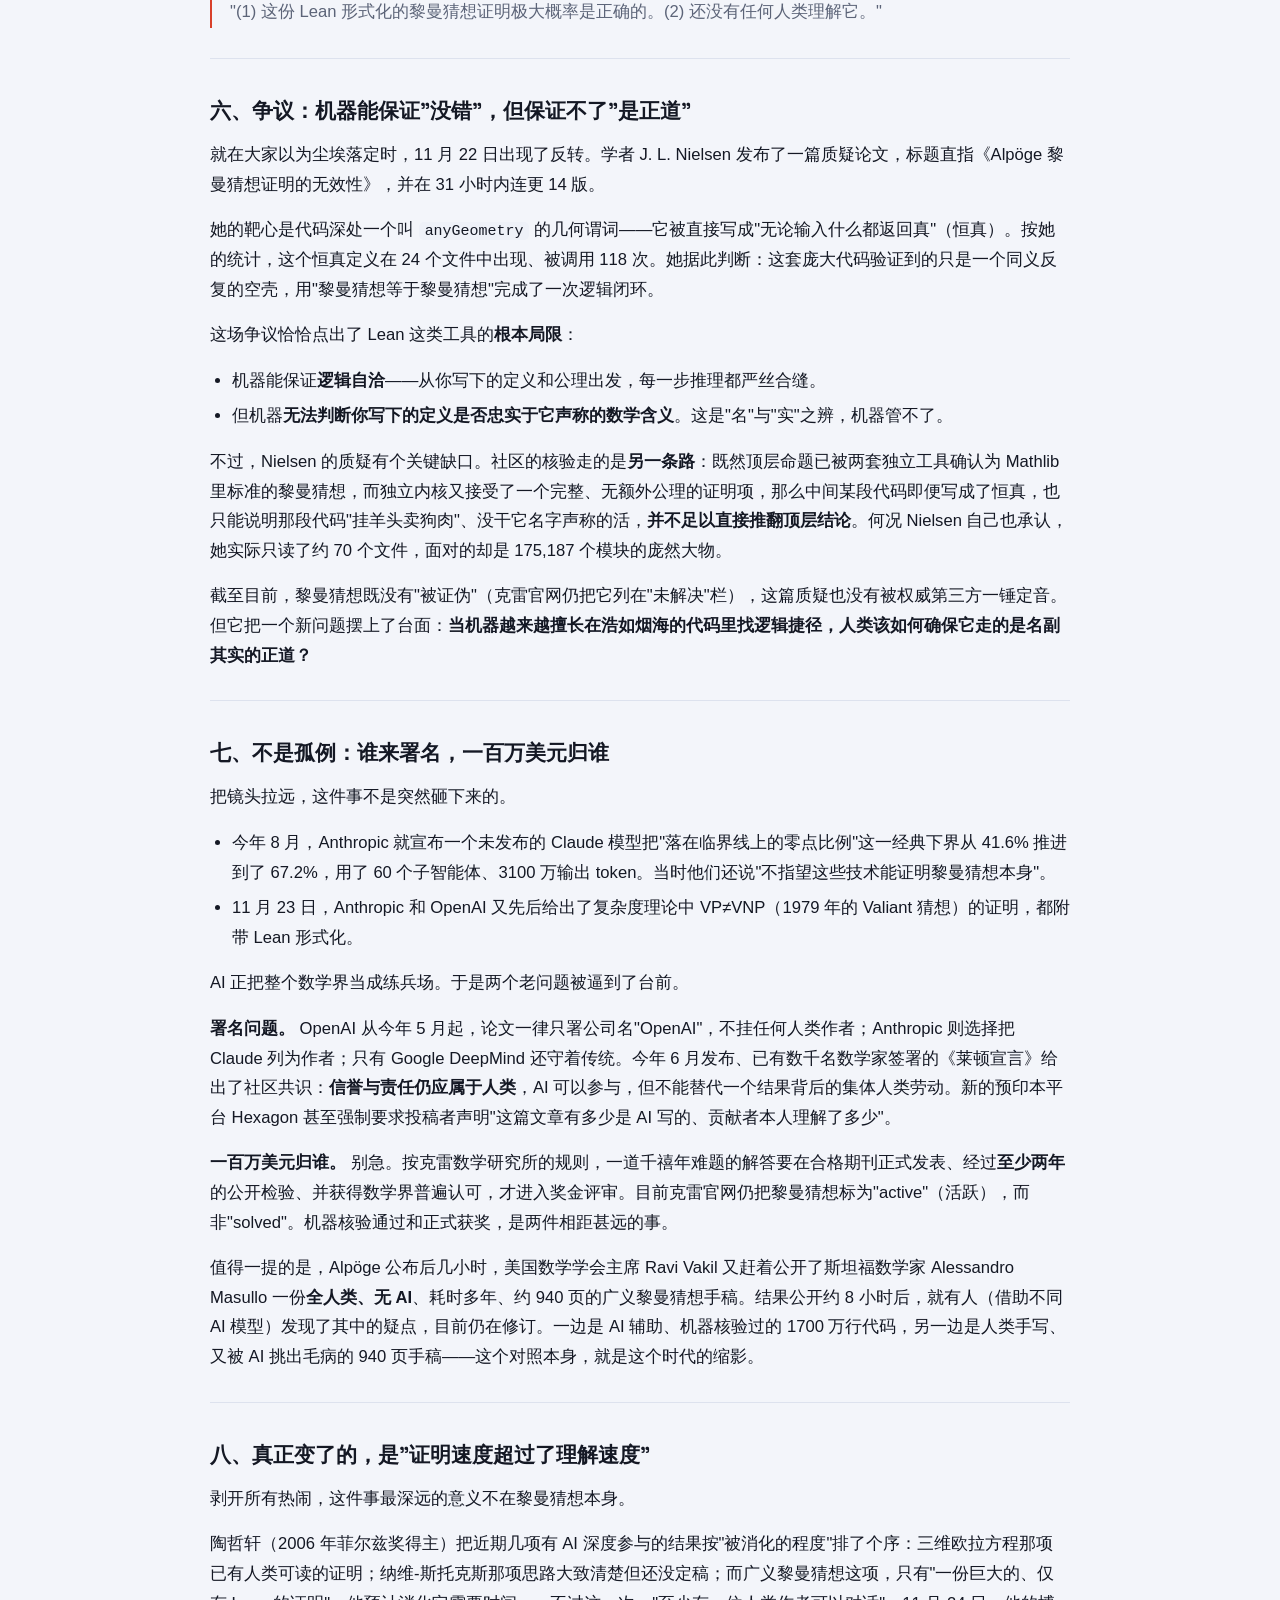
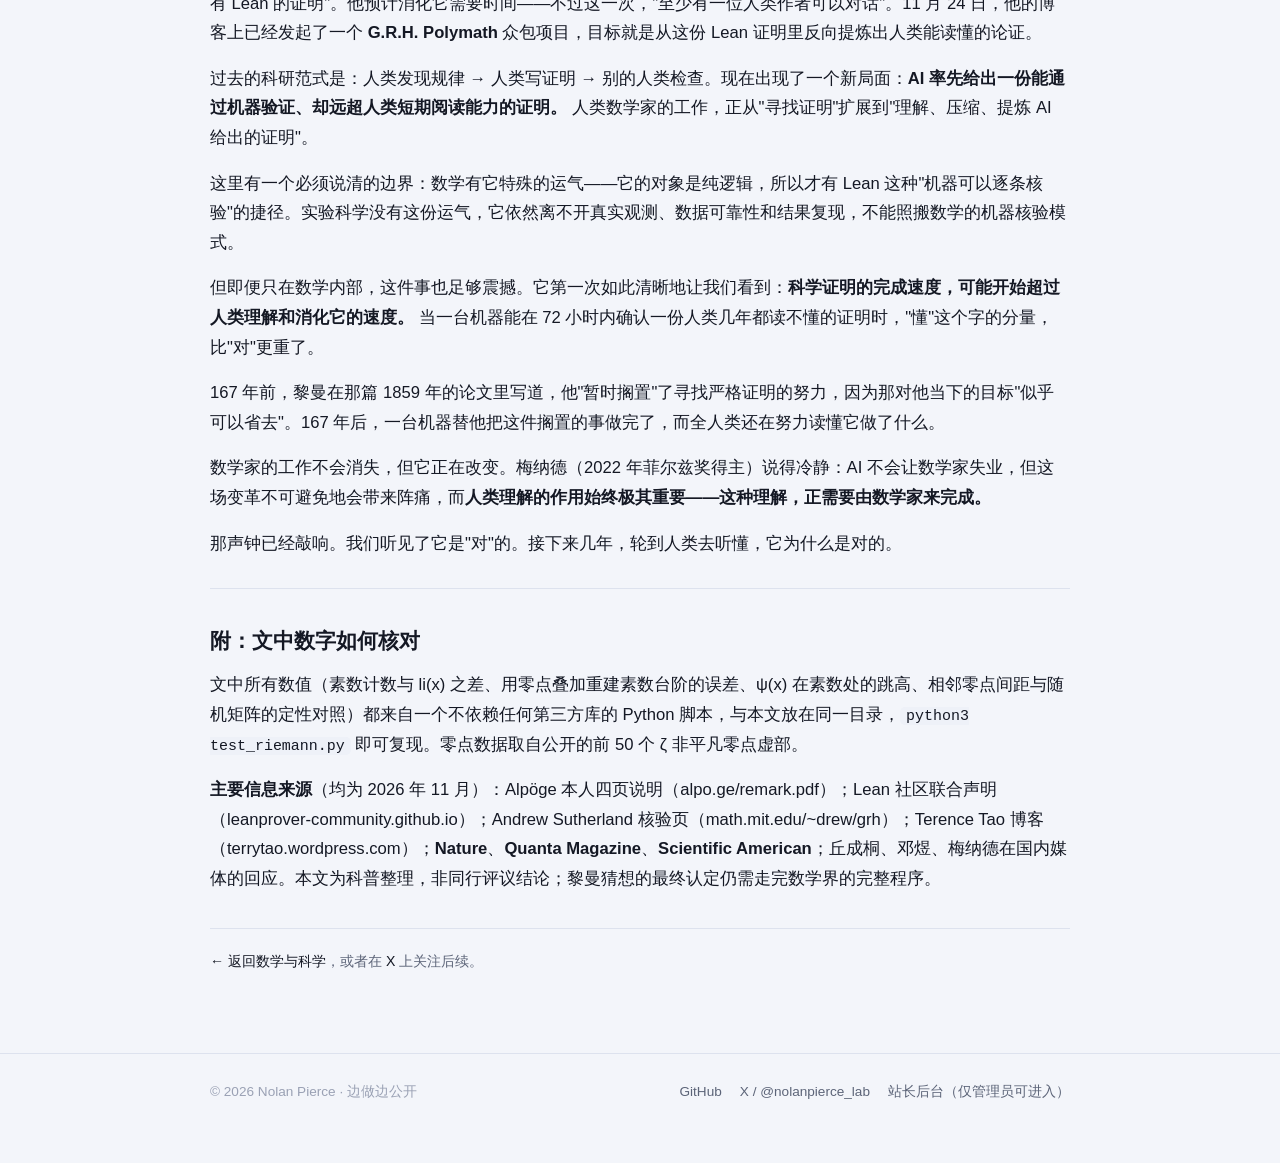
<file: notes/riemann-hypothesis-ai-proof.html>
<!doctype html>
<html lang="zh-CN" data-lang="zh" data-title-en="One in a Billion, on the Staircase of Primes: After an AI Proved the Riemann Hypothesis, What Is Humanity Waiting For? - Nolan Pierce">
<head>
<meta charset="utf-8">
<meta name="viewport" content="width=device-width, initial-scale=1">
<title>素数台阶上的十亿分之一：AI 证明黎曼猜想之后，人类在等什么 - Nolan Pierce</title>
<meta name="description" content="机器在 72 小时内确认了证明，人类却还要几年才读得懂。黎曼猜想到底在问什么，这份 Lean 证明解决了什么、没解决什么，以及为什么&quot;对&quot;和&quot;懂&quot;是两件事。">
<meta property="og:title" content="素数台阶上的十亿分之一：AI 证明黎曼猜想之后，人类在等什么">
<meta property="og:description" content="机器在 72 小时内确认了证明，人类却还要几年才读得懂。黎曼猜想到底在问什么，这份 Lean 证明解决了什么、没解决什么，以及为什么&quot;对&quot;和&quot;懂&quot;是两件事。">
<meta property="og:type" content="article">
<link rel="icon" href="data:image/svg+xml,%3Csvg xmlns='http://www.w3.org/2000/svg' viewBox='0 0 64 64'%3E%3Cdefs%3E%3ClinearGradient id='g' x1='0' y1='0' x2='1' y2='1'%3E%3Cstop offset='0' stop-color='%23ff5a3c'/%3E%3Cstop offset='1' stop-color='%23c0398f'/%3E%3C/linearGradient%3E%3C/defs%3E%3Crect width='64' height='64' rx='14' fill='url(%23g)'/%3E%3Ctext x='32' y='44' font-family='Space Grotesk,Arial,sans-serif' font-size='34' font-weight='700' text-anchor='middle' fill='%23fff'%3Enp.%3C/text%3E%3C/svg%3E">
<link rel="preconnect" href="https://fonts.googleapis.com">
<link rel="preconnect" href="https://fonts.gstatic.com" crossorigin>
<link href="https://fonts.googleapis.com/css2?family=Space+Grotesk:wght@500;600;700&display=swap" rel="stylesheet">
<link rel="stylesheet" href="../assets/style.css">
<script src="../assets/prefs.js"></script>
</head>
<body>

<header class="topbar">
  <div class="wrap">
    <a class="brand" href="../"><span class="np">np.</span></a>
    <nav class="navlinks">
      <a href="../#notes"><span lang="zh-CN">笔记</span><span lang="en">notes</span></a>
      <a href="../#repos"><span lang="zh-CN">仓库</span><span lang="en">repos</span></a>
      <a href="../#tools"><span lang="zh-CN">工具</span><span lang="en">tools</span></a>
      <a href="../#about"><span lang="zh-CN">关于</span><span lang="en">about</span></a>
    </nav>
    <div class="right">
      <a href="https://github.com/nolanpix" rel="me">GitHub</a>
      <a href="https://x.com/nolanpierce_lab" rel="me">X</a>
      <a class="adm-entry" href="https://nolanpix-counter.song66666.workers.dev/admin" rel="nofollow" title="站长后台：仅管理员可进入" aria-label="站长后台：仅管理员可进入" data-aria-en="Owner dashboard: admins only"><svg viewBox="0 0 24 24" aria-hidden="true"><rect x="5" y="11" width="14" height="9" rx="2"/><path d="M8 11V8a4 4 0 0 1 8 0v3"/></svg><span class="lbl"><span lang="zh-CN">后台 · 仅管理员</span><span lang="en">Admin · owner only</span></span></a>
      <button class="pref" type="button" data-pref="lang"><span lang="zh-CN">EN</span><span lang="en">中文</span></button>
      <button class="pref" type="button" data-pref="theme"><svg class="i-moon" viewBox="0 0 24 24" aria-hidden="true"><path d="M20 14.5A8.5 8.5 0 0 1 9.5 4 8.5 8.5 0 1 0 20 14.5z"/></svg><svg class="i-sun" viewBox="0 0 24 24" aria-hidden="true"><circle cx="12" cy="12" r="4"/><path d="M12 2.5v2M12 19.5v2M2.5 12h2M19.5 12h2M5.3 5.3l1.4 1.4M17.3 17.3l1.4 1.4M5.3 18.7l1.4-1.4M17.3 6.7l1.4-1.4"/></svg></button>
    </div>
  </div>
</header>

<nav class="rail" aria-label="全站目录" data-aria-en="Site contents">
  <ul>
    <li><a href="../#notes"><span lang="zh-CN">笔记</span><span lang="en">Notes</span></a>
      <ul>
        <li><details class="rail-cat"><summary><span lang="zh-CN">数字后端</span><span lang="en">Digital backend</span><span class="n">3</span></summary><ul><li><a href="macro-placement-fast-repair.html"><span lang="zh-CN">宏单元摆放</span><span lang="en">Macro placement</span></a></li><li><a href="structuring-eco-work.html"><span lang="zh-CN">ECO 三道关卡</span><span lang="en">ECO gates</span></a></li><li><a href="rtl2gds-timing-closed.html"><span lang="zh-CN">RTL2GDS 踩坑</span><span lang="en">RTL2GDS pitfalls</span></a></li></ul></details></li>
        <li><details class="rail-cat" open><summary><span lang="zh-CN">数学与科学</span><span lang="en">Math &amp; science</span><span class="n">1</span></summary><ul><li><a href="riemann-hypothesis-ai-proof.html" aria-current="page"><span lang="zh-CN">黎曼猜想与 AI 证明</span><span lang="en">Riemann &amp; AI proof</span></a></li></ul></details></li>
      </ul>
    </li>
    <li><a href="../#repos"><span lang="zh-CN">仓库</span><span lang="en">Repos</span></a></li>
    <li><a href="../#tools"><span lang="zh-CN">小工具</span><span lang="en">Tools</span></a>
      <ul>
        <li><a href="../mbti/"><span lang="zh-CN">MBTI 自测</span><span lang="en">MBTI test</span></a></li>
      </ul>
    </li>
    <li><a href="../#about"><span lang="zh-CN">关于</span><span lang="en">About</span></a></li>
  </ul>
</nav>

<main class="wrap">
  <article class="post">
    <a class="back" href="../#cat-math"><span lang="zh-CN">&larr; 数学与科学</span><span lang="en">&larr; Math &amp; science</span></a>
    <p class="p-meta mono"><span lang="zh-CN">2026年11月26日 &nbsp;&middot;&nbsp; <a href="../#cat-math">数学与科学</a> &nbsp;&middot;&nbsp; 数学 &middot; 黎曼猜想 &middot; AI &middot; Lean</span><span lang="en">November 26, 2026 &nbsp;&middot;&nbsp; <a href="../#cat-math">Math &amp; science</a> &nbsp;&middot;&nbsp; math &middot; Riemann &middot; AI &middot; Lean</span></p>
    <h1><span lang="zh-CN">素数台阶上的十亿分之一：AI 证明黎曼猜想之后，人类在等什么</span><span lang="en">One in a Billion, on the Staircase of Primes: After an AI Proved the Riemann Hypothesis, What Is Humanity Waiting For?</span></h1>
    <div class="p-body" lang="zh-CN">
<blockquote>2026 年 11 月 20 日，一位数学家说他和 Claude 一起证明了黎曼猜想。 一天之内，机器确认了这份证明；三天之内，人类数学界吵翻了天。 这篇文章讲清楚三件事：黎曼猜想到底在问什么、这次&quot;证明&quot;意味着什么、 以及为什么&quot;机器说对了&quot;和&quot;人类弄懂了&quot;是两件事。</blockquote>
<p><em>阅读时间约 15 分钟。文中每个数字我都在自己的电脑上重新算过，脚本见文末。</em></p>
<hr>
<h2>一、一条推送引爆的周末</h2>
<p>事情是从一条很短的推特开始的。</p>
<p>2026 年 11 月 20 日上午，巴黎索邦大学的数学物理学家 Scott Armstrong 发了一条只有几个字的推文：&quot;@__alpoge__ ftw&quot;，配上一张还没发表的论文截图。这篇四页纸的说明，来自 Anthropic 公司的数学家 Levent Alpöge，发在他自己的个人网站上。开头一句话写着：</p>
<blockquote>&quot;我相信，我和 Claude 一起，发现了黎曼猜想的一个证明。&quot;</blockquote>
<p>黎曼猜想是什么分量？数学家 Brian Conrey 的评价是：&quot;这是人类历史上一个纪念碑式的时刻，我认为这是数学史上发生过的最大的事。&quot; 它从 1859 年被提出，困扰了数学界 167 年，是希尔伯特 1900 年那份著名问题清单上的第八题，也是克雷数学研究所悬赏一百万美元的七大千禧年难题之一——此前七道题里只有庞加莱猜想被解决。</p>
<p>这次公布的方式却极不寻常。没有投稿期刊，没有一篇人类能读的论文，直接甩出来的是约 <strong>1700 万行</strong> Lean 代码（更精确地说，1737 万行，压缩成 14 个分卷）。Lean 是一种&quot;证明助手&quot;：你把每一步推理用它的语言写下来，计算机会逐条检查有没有逻辑漏洞。</p>
<p>消息传出，数学界和 AI 圈同时炸锅。而真正让这件事和过去那些&quot;AI 解出某道题&quot;的新闻不一样的，是接下来 72 小时里发生的事：机器很快说&quot;对&quot;，人类却迟迟说不出&quot;为什么&quot;。</p>
<hr>
<h2>二、先把主角请出来：黎曼猜想到底在问什么</h2>
<p>要看懂这场争论，得先知道黎曼猜想在说什么。我尽量不用公式。</p>
<h3>素数是数字世界的原子</h3>
<p>素数就是只能被 1 和自己整除的数：2、3、5、7、11、13……它们是整数的&quot;原子&quot;，任何整数都能唯一地拆成素数的乘积。可它们在数轴上的分布看起来毫无规律：有时挤在一起（11、13 是一对孪生素数），有时隔很远。</p>
<p>两千多年来，数学家最想回答的问题是：<strong>到某个数 x 为止，一共有多少个素数？</strong> 这个计数记作 π(x)。小范围可以数：100 以内有 25 个素数。但当 x 很大时，就得靠公式。</p>
<p>15 岁的高斯猜了一个惊人准确的近似：x 以内的素数个数大约是&quot;对数积分&quot; li(x)。这个近似好到什么程度？我在自己机器上用筛法数了真实的素数个数，和 li(x) 对比：</p>
<div class="table-wrap"><table>
<thead><tr><th>x</th><th>真实 π(x)</th><th>高斯的 li(x)</th><th>两者之差</th></tr></thead>
<tbody>
<tr><td>1,000</td><td>168</td><td>176.6</td><td>8.6</td></tr><tr><td>10,000</td><td>1,229</td><td>1,245.1</td><td>16.1</td></tr><tr><td>100,000</td><td>9,592</td><td>9,628.8</td><td>36.8</td></tr><tr><td>1,000,000</td><td>78,498</td><td>78,626.5</td><td>128.5</td></tr>
</tbody>
</table></div>
<p>注意最后一列：x 涨了一千倍，误差才从 8.6 涨到 128.5。高斯的曲线像一条紧贴地面滑行的飞机，始终贴着真实的素数台阶。</p>
<h3>关键问题：误差能有多大？</h3>
<p>高斯的 li(x) 是光滑曲线，真实的 π(x) 是锯齿状的台阶——每遇到一个素数就跳一级。问题在于：<strong>这两者的差距，最大能有多大？</strong></p>
<p>黎曼猜想，用最朴素的话说，就是在断言这个差距<strong>被牢牢控制住了</strong>：它的量级不会超过大约 √x 这个尺度。换句话说，素数虽然看起来随机，但它们的随机性是&quot;最老实的那种随机&quot;——像抛硬币一样，偏差永远压在统计学允许的范围内，不会突然暴走。</p>
<p>斯坦福的 Steven Strogatz 把黎曼猜想称作数学界的《白鲸记》——那头游荡了一百多年、谁也抓不到的深海巨兽。它之所以重要，是因为数论里有成百上千条定理、密码学里有一大批加密算法，都建立在&quot;假设黎曼猜想成立&quot;的前提上。一旦它被证明，这些结论会一夜之间从&quot;大概对&quot;变成&quot;确定对&quot;。</p>
<hr>
<h2>三、把一万道波叠起来，为什么能看见素数</h2>
<p>有一个绝妙的比喻可以一下子抓住黎曼猜想的内核：<strong>把一万道波叠起来，就能看见素数。</strong> 这不是文学修辞，它对应着数学里一个真实、精确、我亲手验证过的公式。</p>
<h3>零点就是&quot;波&quot;</h3>
<p>黎曼研究的是一个叫 ζ（zeta）的函数。这个函数在某些点上取值为零，这些点叫&quot;零点&quot;。其中一批&quot;平凡零点&quot;在负偶数上，没意思；真正要命的是那些&quot;非平凡零点&quot;。</p>
<p>黎曼发现了一件深刻的事：<strong>每一个非平凡零点，都对应着一道波。</strong> 把所有这些波叠加起来，就能精确地重建出素数的分布。一个零点，一道正弦波；它的位置决定这道波的&quot;音高&quot;和&quot;涨势&quot;。叠的波越多，重建出来的曲线就越贴近真实的素数台阶。换句话说：第一道波响一声，第二道波音高了一点，叠到一万道，原本光滑的曲线就在 2、3、5、7、11 这些地方长出了一级级台阶——说的正是这件事。</p>
<h3>我把这件事算了一遍</h3>
<p>为了确认这个说法不是夸张，我在自己电脑上做了个实验：取前 50 个真实的 ζ 零点，用显式公式（主项减去每个零点贡献的波）去重建素数的计数函数 ψ(x)，再和筛法算出的真实值比。结果（窗口取 x 在 10000 附近的 300 个整数）：</p>
<div class="table-wrap"><table>
<thead><tr><th>用了几个零点</th><th>平均误差</th><th>最大误差</th></tr></thead>
<tbody>
<tr><td>0 个（只有主项 x）</td><td>23.6</td><td>47.8</td></tr><tr><td>10 个零点</td><td>14.1</td><td>31.3</td></tr><tr><td>25 个零点</td><td>12.3</td><td>28.4</td></tr>
</tbody>
</table></div>
<p>波越叠越多，光滑的主项一点点长出了台阶的形状，平均误差一路下降（最大误差因为台阶跳变处的&quot;吉布斯振铃&quot;下降得慢一些，这是用有限个波去逼近一个突变本就会有的现象）。另外我还验证了一件更漂亮的事：ψ(x) 在每个素数处跳起的高度，正好等于那个素数的对数——比如在 10007（一个素数）处，台阶跳高 9.2110，而 log(10007) = 9.2110，分毫不差。<strong>台阶的位置，就是素数本身。</strong></p>
<h3>黎曼猜想 = 所有的波都&quot;同样响&quot;</h3>
<p>现在可以把黎曼猜想翻译成这幅图景了。每道波的&quot;响度&quot;（振幅）由它对应零点的位置决定。如果某个零点偏离了那条特殊的&quot;临界线&quot;（实部等于 1/2 的竖线），对应的那道波就会越叠越响，最终把素数台阶搅得面目全非，误差就会暴走。</p>
<p><strong>黎曼猜想说的是：所有非平凡零点都老老实实待在这条临界线上，所以所有的波都&quot;同样响&quot;，没有哪一道会失控。</strong> 如果把决定这些波的数——也就是这些零点——编成一声钟，那么听到那声钟，你就算见过黎曼猜想的主角了。</p>
<p>人类已经用计算机验证过超过 <strong>12 万亿个</strong>零点，个个都在线上。但&quot;检查过 12 万亿个&quot;和&quot;证明全部无穷多个都在线上&quot;之间，隔着一道深渊——哪怕只有一个反例，整座大厦就塌了。这正是 Alpöge 和 Claude 声称跨过的那道深渊。</p>
<hr>
<h2>四、那 72 小时：机器说&quot;对&quot;，人类还在&quot;啊？&quot;</h2>
<p>回到 11 月 20 日。推文发出后，全世界的 Lean 专家开始连夜赛跑，要独立验证这 1700 万行代码。</p>
<h3>为什么&quot;编译通过&quot;还不够</h3>
<p>Lean 验证一份证明，第一步是&quot;编译通过&quot;——确认代码里没有显而易见的逻辑谬误。MIT 的数论学家 Andrew Sutherland 第一个跑通了，用时不到中午。但编译通过只说明&quot;步骤没错&quot;，还有两个更刁钻的问题：</p>
<ol>
<li><strong>代码里写下的定理，真的是黎曼猜想本身吗？</strong> 帝国理工的 Kevin Buzzard 在 11 月 12 日就列出过判断标准：代码原则上可以悄悄改掉某个符号的含义，用&quot;黎曼猜想等于黎曼猜想&quot;骗过机器。要排除这点，得跑一次&quot;比对&quot;（comparator run）——社区专门另写一个只导入标准数学库 Mathlib 的文件，把黎曼猜想原样重写一遍，再和 Alpöge 证出的定理逐条比对。</li>
<li><strong>会不会是钻了 Lean 自身的漏洞？</strong> Lean 的内核历史上出过能&quot;证明 0=1&quot;的 bug。为此要用多个独立实现的检查器去验证。</li>
</ol>
<h3>社区的联合认证</h3>
<p>11 月 21 日，Lean FRO 与 Mathlib Initiative 发布联合声明，给出了明确结论：</p>
<blockquote>&quot;我们完全相信 Alpöge 的黎曼猜想证明是正确的，并对这一成就表示祝贺。&quot;</blockquote>
<p>声明列了四条标准并逐条确认满足：陈述正确（取自 Mathlib 已审核的定义）、代码可编译（数十人复现出同一份导出文件）、证的是正确的命题（comparator 与 con-leche 两套独立工具比对一致）、证明有效（Lean 官方内核、独立的 Rust 内核 nanoda、附带形式化正确性证明的 con-leche 与 con-ron 都接受）。</p>
<p>Sutherland 的核验页记录了这场核验的恐怖体量：全库 <strong>175,187 个模块</strong>零错误编译，导出的证明文件 <strong>615 亿字节</strong>（约 61.5 GB）；Lean 偏执模式内核在单线程上跑了 <strong>72 小时 20 分</strong>才把整份证明验完。最后一行写着那句让人安心的话：<strong>&quot;Your solution is okay!&quot;</strong></p>
<p>斯坦福的邓煜（2026 年菲尔兹奖得主）提醒这背后的分界：这是&quot;机器核验通过&quot;，不是&quot;数学界已经接受&quot;。但正如正在深圳参加黎曼诞辰 200 周年学术研讨会的丘成桐（也是菲尔兹奖得主）所说，机器分步拆解、逐条核验的标准，&quot;甚至高于许多物理重大发现的实验验证标准&quot;，没必要过度质疑可信度——用他的话说，<strong>&quot;数学进入了一个新纪元。&quot;</strong></p>
<hr>
<h2>五、&quot;25 万页&quot;的笑话，和一个真实的尴尬</h2>
<p>这次事件里最出圈的一个数字，是&quot;25 万页&quot;。它来自 Alpöge 四页说明里的一个脚注：他说自己让 Claude 把证明写成人类能读的文字，结果&quot;写到了 25 万页以上&quot;，他把这本书戏称为&quot;GRH……书&quot;。</p>
<p>这个数字传疯了。有媒体直接把标题做成&quot;25 万页的废话&quot;（slop）。11 月 23 日，Alpöge 在 X 上发了一条题为&quot;我干的蠢事&quot;的帖子澄清：</p>
<blockquote>&quot;25 万页以上是个玩笑！我觉得大数字特别搞笑。&quot;</blockquote>
<p>但他同时强调，页数虽是玩笑，<strong>那份又臭又长的文稿是真实存在的</strong>，只是他觉得贴出来&quot;是一场巨大而不可读的&#x27;废话&#x27;灾难&quot;，所以只放了 Lean 代码。他也坦承自己的 Lean 代码&quot;显然塞满了垃圾，但能编译&quot;，&quot;所有对这些垃圾的批评都完全合理，我接受&quot;。</p>
<p>玩笑归玩笑，这个数字戳中了一个真实的尴尬：<strong>一份被机器确认百分百正确的证明，至今没有一个人能完整读懂它。</strong> 牛津大学的 Jon Keating 说：&quot;我不理解，我怀疑没有任何人完全理解。当我看着它，我完全处在一种敬畏和惊奇之中。&quot;</p>
<p>加拿大数学家 Daniel Litt 把这个怪异的处境总结得最精准：</p>
<blockquote>&quot;(1) 这份 Lean 形式化的黎曼猜想证明极大概率是正确的。(2) 还没有任何人类理解它。&quot;</blockquote>
<hr>
<h2>六、争议：机器能保证&quot;没错&quot;，但保证不了&quot;是正道&quot;</h2>
<p>就在大家以为尘埃落定时，11 月 22 日出现了反转。学者 J. L. Nielsen 发布了一篇质疑论文，标题直指《Alpöge 黎曼猜想证明的无效性》，并在 31 小时内连更 14 版。</p>
<p>她的靶心是代码深处一个叫 <code>anyGeometry</code> 的几何谓词——它被直接写成&quot;无论输入什么都返回真&quot;（恒真）。按她的统计，这个恒真定义在 24 个文件中出现、被调用 118 次。她据此判断：这套庞大代码验证到的只是一个同义反复的空壳，用&quot;黎曼猜想等于黎曼猜想&quot;完成了一次逻辑闭环。</p>
<p>这场争议恰恰点出了 Lean 这类工具的<strong>根本局限</strong>：</p>
<ul>
<li>机器能保证<strong>逻辑自洽</strong>——从你写下的定义和公理出发，每一步推理都严丝合缝。</li>
<li>但机器<strong>无法判断你写下的定义是否忠实于它声称的数学含义</strong>。这是&quot;名&quot;与&quot;实&quot;之辨，机器管不了。</li>
</ul>
<p>不过，Nielsen 的质疑有个关键缺口。社区的核验走的是<strong>另一条路</strong>：既然顶层命题已被两套独立工具确认为 Mathlib 里标准的黎曼猜想，而独立内核又接受了一个完整、无额外公理的证明项，那么中间某段代码即便写成了恒真，也只能说明那段代码&quot;挂羊头卖狗肉&quot;、没干它名字声称的活，<strong>并不足以直接推翻顶层结论</strong>。何况 Nielsen 自己也承认，她实际只读了约 70 个文件，面对的却是 175,187 个模块的庞然大物。</p>
<p>截至目前，黎曼猜想既没有&quot;被证伪&quot;（克雷官网仍把它列在&quot;未解决&quot;栏），这篇质疑也没有被权威第三方一锤定音。但它把一个新问题摆上了台面：<strong>当机器越来越擅长在浩如烟海的代码里找逻辑捷径，人类该如何确保它走的是名副其实的正道？</strong></p>
<hr>
<h2>七、不是孤例：谁来署名，一百万美元归谁</h2>
<p>把镜头拉远，这件事不是突然砸下来的。</p>
<ul>
<li>今年 8 月，Anthropic 就宣布一个未发布的 Claude 模型把&quot;落在临界线上的零点比例&quot;这一经典下界从 41.6% 推进到了 67.2%，用了 60 个子智能体、3100 万输出 token。当时他们还说&quot;不指望这些技术能证明黎曼猜想本身&quot;。</li>
<li>11 月 23 日，Anthropic 和 OpenAI 又先后给出了复杂度理论中 VP≠VNP（1979 年的 Valiant 猜想）的证明，都附带 Lean 形式化。</li>
</ul>
<p>AI 正把整个数学界当成练兵场。于是两个老问题被逼到了台前。</p>
<p><strong>署名问题。</strong> OpenAI 从今年 5 月起，论文一律只署公司名&quot;OpenAI&quot;，不挂任何人类作者；Anthropic 则选择把 Claude 列为作者；只有 Google DeepMind 还守着传统。今年 6 月发布、已有数千名数学家签署的《莱顿宣言》给出了社区共识：<strong>信誉与责任仍应属于人类</strong>，AI 可以参与，但不能替代一个结果背后的集体人类劳动。新的预印本平台 Hexagon 甚至强制要求投稿者声明&quot;这篇文章有多少是 AI 写的、贡献者本人理解了多少&quot;。</p>
<p><strong>一百万美元归谁。</strong> 别急。按克雷数学研究所的规则，一道千禧年难题的解答要在合格期刊正式发表、经过<strong>至少两年</strong>的公开检验、并获得数学界普遍认可，才进入奖金评审。目前克雷官网仍把黎曼猜想标为&quot;active&quot;（活跃），而非&quot;solved&quot;。机器核验通过和正式获奖，是两件相距甚远的事。</p>
<p>值得一提的是，Alpöge 公布后几小时，美国数学学会主席 Ravi Vakil 又赶着公开了斯坦福数学家 Alessandro Masullo 一份<strong>全人类、无 AI</strong>、耗时多年、约 940 页的广义黎曼猜想手稿。结果公开约 8 小时后，就有人（借助不同 AI 模型）发现了其中的疑点，目前仍在修订。一边是 AI 辅助、机器核验过的 1700 万行代码，另一边是人类手写、又被 AI 挑出毛病的 940 页手稿——这个对照本身，就是这个时代的缩影。</p>
<hr>
<h2>八、真正变了的，是&quot;证明速度超过了理解速度&quot;</h2>
<p>剥开所有热闹，这件事最深远的意义不在黎曼猜想本身。</p>
<p>陶哲轩（2006 年菲尔兹奖得主）把近期几项有 AI 深度参与的结果按&quot;被消化的程度&quot;排了个序：三维欧拉方程那项已有人类可读的证明；纳维-斯托克斯那项思路大致清楚但还没定稿；而广义黎曼猜想这项，只有&quot;一份巨大的、仅有 Lean 的证明&quot;。他预计消化它需要时间——不过这一次，&quot;至少有一位人类作者可以对话&quot;。11 月 24 日，他的博客上已经发起了一个 <strong>G.R.H. Polymath</strong> 众包项目，目标就是从这份 Lean 证明里反向提炼出人类能读懂的论证。</p>
<p>过去的科研范式是：人类发现规律 → 人类写证明 → 别的人类检查。现在出现了一个新局面：<strong>AI 率先给出一份能通过机器验证、却远超人类短期阅读能力的证明。</strong> 人类数学家的工作，正从&quot;寻找证明&quot;扩展到&quot;理解、压缩、提炼 AI 给出的证明&quot;。</p>
<p>这里有一个必须说清的边界：数学有它特殊的运气——它的对象是纯逻辑，所以才有 Lean 这种&quot;机器可以逐条核验&quot;的捷径。实验科学没有这份运气，它依然离不开真实观测、数据可靠性和结果复现，不能照搬数学的机器核验模式。</p>
<p>但即便只在数学内部，这件事也足够震撼。它第一次如此清晰地让我们看到：<strong>科学证明的完成速度，可能开始超过人类理解和消化它的速度。</strong> 当一台机器能在 72 小时内确认一份人类几年都读不懂的证明时，&quot;懂&quot;这个字的分量，比&quot;对&quot;更重了。</p>
<p>167 年前，黎曼在那篇 1859 年的论文里写道，他&quot;暂时搁置&quot;了寻找严格证明的努力，因为那对他当下的目标&quot;似乎可以省去&quot;。167 年后，一台机器替他把这件搁置的事做完了，而全人类还在努力读懂它做了什么。</p>
<p>数学家的工作不会消失，但它正在改变。梅纳德（2022 年菲尔兹奖得主）说得冷静：AI 不会让数学家失业，但这场变革不可避免地会带来阵痛，而<strong>人类理解的作用始终极其重要——这种理解，正需要由数学家来完成。</strong></p>
<p>那声钟已经敲响。我们听见了它是&quot;对&quot;的。接下来几年，轮到人类去听懂，它为什么是对的。</p>
<hr>
<h2>附：文中数字如何核对</h2>
<p>文中所有数值（素数计数与 li(x) 之差、用零点叠加重建素数台阶的误差、ψ(x) 在素数处的跳高、相邻零点间距与随机矩阵的定性对照）都来自一个不依赖任何第三方库的 Python 脚本，与本文放在同一目录，<code>python3 test_riemann.py</code> 即可复现。零点数据取自公开的前 50 个 ζ 非平凡零点虚部。</p>
<p><strong>主要信息来源</strong>（均为 2026 年 11 月）：Alpöge 本人四页说明（alpo.ge/remark.pdf）；Lean 社区联合声明（leanprover-community.github.io）；Andrew Sutherland 核验页（math.mit.edu/~drew/grh）；Terence Tao 博客（terrytao.wordpress.com）；<em>Nature</em>、<em>Quanta Magazine</em>、<em>Scientific American</em>；丘成桐、邓煜、梅纳德在国内媒体的回应。本文为科普整理，非同行评议结论；黎曼猜想的最终认定仍需走完数学界的完整程序。</p>
    </div>
    <div class="p-body" lang="en">
<blockquote>On November 20, 2026, a mathematician said he had proved the Riemann Hypothesis together with Claude. Within a day, a machine confirmed the proof; within three days, the mathematical world was in uproar. This article makes three things clear: what the Riemann Hypothesis actually asks, what this &quot;proof&quot; means, and why &quot;the machine says it&#x27;s correct&quot; and &quot;a human understands it&quot; are two very different things.</blockquote>
<p><em>Reading time: about 15 minutes. Every number in this piece I recomputed on my own machine; the script is at the end.</em></p>
<hr>
<h2>1. A Weekend Set Off by One Post</h2>
<p>It started with a very short tweet.</p>
<p>On the morning of November 20, 2026, Scott Armstrong, a mathematical physicist at the Sorbonne in Paris, posted just a few words — &quot;@__alpoge__ ftw&quot; — alongside a screenshot of an unpublished paper. That four-page note came from Levent Alpöge, a mathematician at Anthropic, posted on his own personal website. The opening line read:</p>
<blockquote>&quot;I believe that, together with Claude, I have found a proof of the Riemann Hypothesis.&quot;</blockquote>
<p>How big is the Riemann Hypothesis? Mathematician Brian Conrey called it &quot;a monumental moment in human history, and I think the biggest thing that&#x27;s ever happened in mathematics.&quot; Posed in 1859, it has resisted the field for 167 years. It is the eighth problem on Hilbert&#x27;s famous 1900 list, and one of the seven Millennium Prize Problems for which the Clay Mathematics Institute offers a million dollars — of which only the Poincaré conjecture had been solved before.</p>
<p>Yet the manner of this announcement was deeply unusual. No journal submission, no human-readable paper. What was dumped out instead was roughly <strong>17 million lines</strong> of Lean code (17.37 million lines, to be precise, compressed into 14 volumes). Lean is a &quot;proof assistant&quot;: you write every step of your reasoning in its language, and the computer checks each line for logical gaps.</p>
<p>The news detonated the math and AI worlds at once. And what made this different from past &quot;an AI solved some problem&quot; headlines was what happened in the next 72 hours: the machine said &quot;correct&quot; almost immediately, while humans still couldn&#x27;t say &quot;why.&quot;</p>
<hr>
<h2>2. Meet the Protagonist: What Does the Riemann Hypothesis Actually Ask?</h2>
<p>To follow the controversy, you first need to know what the Hypothesis says. I&#x27;ll keep formulas to a minimum.</p>
<h3>Primes are the atoms of the number world</h3>
<p>A prime is a number divisible only by 1 and itself: 2, 3, 5, 7, 11, 13... They are the &quot;atoms&quot; of the integers — every integer factors uniquely into primes. But their spacing on the number line looks lawless: sometimes they cluster (11 and 13 are a twin pair), sometimes they are far apart.</p>
<p>For over two thousand years, the question mathematicians most wanted answered was: <strong>up to some number x, how many primes are there in total?</strong> This count is written π(x). For small x you can just count: there are 25 primes below 100. For large x, you need a formula.</p>
<p>At age 15, Gauss guessed an astonishingly accurate approximation: the number of primes below x is roughly the &quot;logarithmic integral&quot; li(x). How good is it? I counted the true number of primes with a sieve on my own machine and compared it to li(x):</p>
<div class="table-wrap"><table>
<thead><tr><th>x</th><th>true π(x)</th><th>Gauss&#x27;s li(x)</th><th>difference</th></tr></thead>
<tbody>
<tr><td>1,000</td><td>168</td><td>176.6</td><td>8.6</td></tr><tr><td>10,000</td><td>1,229</td><td>1,245.1</td><td>16.1</td></tr><tr><td>100,000</td><td>9,592</td><td>9,628.8</td><td>36.8</td></tr><tr><td>1,000,000</td><td>78,498</td><td>78,626.5</td><td>128.5</td></tr>
</tbody>
</table></div>
<p>Look at the last column: x grows a thousandfold, yet the error only climbs from 8.6 to 128.5. Gauss&#x27;s curve is like a plane skimming the ground, hugging the true staircase of primes the whole way.</p>
<h3>The key question: how big can the error get?</h3>
<p>Gauss&#x27;s li(x) is a smooth curve; the true π(x) is a jagged staircase that steps up by one at every prime. The question is: <strong>how large can the gap between the two ever become?</strong></p>
<p>The Riemann Hypothesis, put as plainly as possible, asserts that this gap is <strong>held firmly in check</strong>: its magnitude never exceeds a scale of about √x. In other words, although the primes look random, their randomness is &quot;the most honest kind&quot; — like coin flips, the deviation always stays within what statistics permits, and never suddenly runs wild.</p>
<p>Stanford&#x27;s Steven Strogatz has called the Hypothesis the <em>Moby Dick</em> of mathematics — the deep-sea leviathan that has roamed for over a century and that no one can catch. It matters because hundreds of theorems in number theory, and a swathe of cryptographic algorithms, are all built on the premise &quot;assume the Riemann Hypothesis holds.&quot; Once it is proven, those results flip overnight from &quot;probably true&quot; to &quot;certainly true.&quot;</p>
<hr>
<h2>3. Stack Ten Thousand Waves, and the Primes Appear</h2>
<p>There is a brilliant metaphor that captures the heart of the Riemann Hypothesis in one stroke: <strong>stack ten thousand waves, and you can see the primes.</strong> This is not literary license — it corresponds to a real, precise formula in mathematics that I verified by hand.</p>
<h3>The zeros are the &quot;waves&quot;</h3>
<p>Riemann studied a function called ζ (zeta). This function takes the value zero at certain points, called its &quot;zeros.&quot; Some — the &quot;trivial zeros&quot; at the negative even numbers — are dull. The deadly ones are the &quot;non-trivial zeros.&quot;</p>
<p>Riemann discovered something profound: <strong>every non-trivial zero corresponds to one wave.</strong> Stack all of these waves together, and you can exactly reconstruct the distribution of the primes. One zero, one sine wave; its position sets that wave&#x27;s &quot;pitch&quot; and growth. The more waves you stack, the closer the reconstructed curve hugs the true staircase. Put another way: the first wave sounds a note, the second a little higher; by the time you&#x27;ve stacked ten thousand, the once-smooth curve grows a flight of steps at 2, 3, 5, 7, 11 — and that is exactly this.</p>
<h3>I computed it myself</h3>
<p>To confirm that this is no exaggeration, I ran an experiment on my own computer: take the first 50 true ζ zeros, use the explicit formula (the main term minus the wave contributed by each zero) to reconstruct the prime-counting function ψ(x), and compare to the sieve&#x27;s true value. The results (a window of 301 integers near x = 10000):</p>
<div class="table-wrap"><table>
<thead><tr><th>zeros used</th><th>mean error</th><th>max error</th></tr></thead>
<tbody>
<tr><td>0 (main term x only)</td><td>23.6</td><td>47.8</td></tr><tr><td>10 zeros</td><td>14.1</td><td>31.3</td></tr><tr><td>25 zeros</td><td>12.3</td><td>28.4</td></tr>
</tbody>
</table></div>
<p>As more waves are stacked, the smooth main term gradually grows the shape of the staircase and the mean error keeps falling (the max error falls more slowly because of &quot;Gibbs ringing&quot; at the jumps — an unavoidable artifact of approximating a sudden step with finitely many waves). I also verified something more beautiful: the height of ψ(x)&#x27;s jump at each prime exactly equals the logarithm of that prime — at 10007 (a prime), the step jumps by 9.2110, and log(10007) = 9.2110, to the last digit. <strong>The location of each step is the prime itself.</strong></p>
<h3>The Hypothesis = all the waves are &quot;equally loud&quot;</h3>
<p>Now we can translate the Hypothesis into this picture. Each wave&#x27;s &quot;loudness&quot; (amplitude) is set by the position of its corresponding zero. If some zero strays off the special &quot;critical line&quot; (the vertical line where the real part equals 1/2), its wave grows louder and louder as you stack, eventually scrambling the staircase beyond recognition, and the error runs wild.</p>
<p><strong>The Riemann Hypothesis says: all non-trivial zeros sit obediently on this critical line, so all the waves are &quot;equally loud&quot; and none runs out of control.</strong> If you turned the numbers that govern these waves — the zeros themselves — into a single bell chime, then hearing that bell would mean you had met the protagonist of the Hypothesis.</p>
<p>Humans have verified over <strong>12 trillion</strong> zeros by computer — every one on the line. But between &quot;checked 12 trillion&quot; and &quot;proved all infinitely many are on the line&quot; lies a chasm: a single counterexample would collapse the entire edifice. That is exactly the chasm Alpöge and Claude claim to have crossed.</p>
<hr>
<h2>4. Those 72 Hours: The Machine Says &quot;Yes,&quot; Humans Still Say &quot;Huh?&quot;</h2>
<p>Back to November 20. After the tweet, Lean experts around the world began an overnight race to independently verify the 17 million lines.</p>
<h3>Why &quot;it compiles&quot; is not enough</h3>
<p>Lean&#x27;s first step in verifying a proof is &quot;it compiles&quot; — confirming there&#x27;s no obvious logical fallacy in the code. Andrew Sutherland, a number theorist at MIT, was the first to get it through, before noon. But compiling only shows &quot;the steps are valid&quot;; two trickier questions remain:</p>
<ol>
<li><strong>Is the theorem written in the code really the Riemann Hypothesis itself?</strong> Kevin Buzzard of Imperial College had, on November 12, listed the criteria: in principle, code could quietly redefine a symbol and fool the machine with &quot;the Riemann Hypothesis equals the Riemann Hypothesis.&quot; To rule this out, you run a &quot;comparator run&quot; — the community writes a separate file that imports only the standard math library, Mathlib, restates the Hypothesis verbatim, and compares it line by line against what Alpöge proved.</li>
<li><strong>Did it exploit a bug in Lean itself?</strong> Lean&#x27;s kernel has historically had bugs that let you &quot;prove 0 = 1.&quot; So you verify with multiple independently implemented checkers.</li>
</ol>
<h3>The community&#x27;s joint certification</h3>
<p>On November 21, the Lean FRO and the Mathlib Initiative issued a joint statement with a clear conclusion:</p>
<blockquote>&quot;We are fully confident that Alpöge&#x27;s proof of the Riemann Hypothesis is correct, and we congratulate him on this achievement.&quot;</blockquote>
<p>The statement listed four criteria and confirmed each: the statement is correct (taken from Mathlib&#x27;s vetted definitions); the code compiles (dozens of people reproduced the same exported file); it proves the right proposition (two independent tools, a comparator and a second checker, agree); and the proof is valid (Lean&#x27;s official kernel, an independent Rust kernel, and checkers carrying their own formal correctness proofs all accept it).</p>
<p>Sutherland&#x27;s verification page records the terrifying scale: zero-error compilation of all <strong>175,187 modules</strong> in the library, an exported proof file of <strong>61.5 billion bytes</strong> (~61.5 GB); Lean&#x27;s paranoid-mode kernel ran <strong>72 hours and 20 minutes</strong> single-threaded to check the whole thing. The last line carries the reassuring words: <strong>&quot;Your solution is okay!&quot;</strong></p>
<p>Stanford&#x27;s Yu Deng (a 2026 Fields Medalist) flagged the distinction behind this: this is &quot;machine-verified,&quot; not &quot;accepted by the mathematical community.&quot; But as Shing-Tung Yau (also a Fields Medalist), attending a symposium in Shenzhen marking the 200th anniversary of Riemann&#x27;s birth, put it, the standard of machine step-by-step decomposition and line-by-line checking is &quot;even higher than the experimental verification standard of many major discoveries in physics,&quot; so there&#x27;s no need to over-doubt its credibility. In his words, <strong>&quot;mathematics has entered a new era.&quot;</strong></p>
<hr>
<h2>5. The &quot;250,000 Pages&quot; Joke, and a Real Embarrassment</h2>
<p>The number that broke out of this story most is &quot;250,000 pages.&quot; It comes from a footnote in Alpöge&#x27;s four-page note: he said he had Claude write the proof as human-readable prose, and it &quot;ran to more than 250,000 pages,&quot; a book he jokingly called the &quot;GRH… book.&quot;</p>
<p>The number went viral. Some outlets ran headlines like &quot;250,000 pages of slop.&quot; On November 23, Alpöge posted on X, under the heading &quot;stupid things I did,&quot; to clarify:</p>
<blockquote>&quot;The 250,000+ pages was a joke! I think big numbers are hilarious.&quot;</blockquote>
<p>But he stressed that while the page count was a joke, <strong>that long, ugly manuscript really exists</strong> — he just felt posting it would be &quot;an enormous, unreadable slop disaster,&quot; so he released only the Lean code. He also admitted his Lean code &quot;is obviously full of garbage, but it compiles,&quot; and that &quot;all criticism of this garbage is completely fair, and I accept it.&quot;</p>
<p>Joke aside, the number touches a real embarrassment: <strong>a proof confirmed one-hundred-percent correct by a machine that, to this day, not one human has read in full.</strong> Jon Keating of Oxford said: &quot;I don&#x27;t understand it, and I suspect nobody fully does. When I look at it, I&#x27;m in a complete state of awe and wonder.&quot;</p>
<p>Canadian mathematician Daniel Litt summed up the strange situation most precisely:</p>
<blockquote>&quot;(1) This Lean formalization of a proof of the Riemann Hypothesis is overwhelmingly likely to be correct. (2) No human understands it yet.&quot;</blockquote>
<hr>
<h2>6. The Controversy: A Machine Can Guarantee &quot;No Error,&quot; but Not &quot;The Right Road&quot;</h2>
<p>Just as everyone thought the dust had settled, a twist arrived on November 22. A scholar named J. L. Nielsen released a rebuttal paper titled, bluntly, &quot;On the Invalidity of Alpöge&#x27;s Proof of the Riemann Hypothesis,&quot; updating it 14 times in 31 hours.</p>
<p>Her target was a geometric predicate deep in the code called <code>anyGeometry</code> — written to return true no matter the input (identically true). By her count, this always-true definition appears across 24 files and is called 118 times. From this she argued that the vast codebase had verified only a tautological shell, closing a logical loop with &quot;the Riemann Hypothesis equals the Riemann Hypothesis.&quot;</p>
<p>This controversy pinpoints the <strong>fundamental limitation</strong> of tools like Lean:</p>
<ul>
<li>A machine can guarantee <strong>logical consistency</strong> — from the definitions and axioms you write down, every step of reasoning is airtight.</li>
<li>But a machine <strong>cannot judge whether the definitions you wrote down are faithful to the mathematical meaning they claim.</strong> This is the distinction between &quot;name&quot; and &quot;substance,&quot; and the machine cannot police it.</li>
</ul>
<p>Yet Nielsen&#x27;s rebuttal has a key gap. The community&#x27;s verification took a <strong>different route</strong>: since the top-level statement was already confirmed by two independent tools to be Mathlib&#x27;s standard Riemann Hypothesis, and independent kernels accepted a complete proof term with no extra axioms, then even if some intermediate code is written as always-true, that only means that code &quot;doesn&#x27;t do what its name claims&quot; — it is <strong>not by itself enough to overturn the top-level conclusion.</strong> Nielsen herself acknowledged she had actually read only about 70 files, facing a colossus of 175,187 modules.</p>
<p>As of now, the Riemann Hypothesis has been neither disproved (Clay&#x27;s site still lists it as unsolved) nor has this rebuttal been settled by an authoritative third party. But it put a new question on the table: <strong>as machines grow ever better at finding logical shortcuts in oceans of code, how do humans ensure the road taken is the honest one?</strong></p>
<hr>
<h2>7. Not an Isolated Case: Who Gets the Credit, and Who Gets the Million</h2>
<p>Pull the camera back, and this didn&#x27;t fall from the sky.</p>
<ul>
<li>In August this year, Anthropic announced that an unreleased Claude model pushed the classic lower bound on &quot;the proportion of zeros lying on the critical line&quot; from 41.6% to 67.2%, using 60 sub-agents and 31 million output tokens. At the time they said they &quot;did not expect these techniques to prove the Riemann Hypothesis itself.&quot;</li>
<li>On November 23, Anthropic and OpenAI in turn produced proofs of VP≠VNP (Valiant&#x27;s 1979 conjecture) in complexity theory, each with a Lean formalization.</li>
</ul>
<p>AI is treating the whole of mathematics as a training ground. Two old questions are being forced to the front.</p>
<p><strong>The credit question.</strong> Since May this year, OpenAI has listed only the company name &quot;OpenAI&quot; on papers, with no human authors; Anthropic chose to list Claude as an author; only Google DeepMind still keeps the tradition. The <em>Leiden Declaration</em>, released in June and signed by thousands of mathematicians, gives the community&#x27;s consensus: <strong>credit and responsibility should still belong to humans</strong>; AI may participate but cannot replace the collective human labor behind a result. The new preprint platform Hexagon even requires submitters to declare &quot;how much of this paper was written by AI, and how much the contributor personally understands.&quot;</p>
<p><strong>Who gets the million.</strong> Not so fast. Under Clay Institute rules, a solution to a Millennium Problem must be formally published in a qualified journal, survive <strong>at least two years</strong> of public scrutiny, and win general acceptance before it enters prize review. Clay&#x27;s site still marks the Riemann Hypothesis &quot;active,&quot; not &quot;solved.&quot; Machine verification and a formal prize are a long way apart.</p>
<p>Worth noting: hours after Alpöge&#x27;s release, Ravi Vakil, president of the American Mathematical Society, rushed to make public a roughly 940-page, <strong>all-human, no-AI</strong> manuscript of the Generalized Riemann Hypothesis by Stanford mathematician Alessandro Masullo, years in the making. About 8 hours after it went public, someone (aided by a different AI model) found a gap in it; it is still being revised. On one side, 17 million lines of AI-assisted, machine-verified code; on the other, a 940-page human manuscript that AI then poked a hole in — the contrast is itself a portrait of the era.</p>
<hr>
<h2>8. What Really Changed: Proof Now Outpaces Understanding</h2>
<p>Strip away the noise, and the deepest significance of this is not the Riemann Hypothesis itself.</p>
<p>Terence Tao (a 2006 Fields Medalist) ranked several recent AI-heavy results by &quot;how far they&#x27;ve been digested&quot;: the 3D Euler result already has a human-readable proof; the Navier–Stokes one is roughly understood but not finalized; and the Generalized Riemann Hypothesis one has only &quot;a huge, Lean-only proof.&quot; He expects it will take time to digest — though this time &quot;at least one human author is available to talk to.&quot; On November 24, his blog launched a <strong>G.R.H. Polymath</strong> crowdsourced project, aiming to extract a human-readable argument back out of this Lean proof.</p>
<p>The old research paradigm was: humans find a pattern → humans write a proof → other humans check it. Now a new situation has appeared: <strong>AI produces, first, a proof that passes machine verification but far exceeds humans&#x27; near-term ability to read.</strong> The mathematician&#x27;s job is expanding from &quot;finding proofs&quot; to &quot;understanding, compressing, and distilling the proofs AI produces.&quot;</p>
<p>One boundary must be stated clearly: mathematics has a special kind of luck — its objects are pure logic, which is exactly why a &quot;machine can check it line by line&quot; shortcut like Lean exists at all. Experimental science has no such luck; it still cannot do without real observation, data reliability, and reproducibility, and cannot simply copy mathematics&#x27; machine-verification model.</p>
<p>But even within mathematics, this is stunning enough. For the first time it lets us see, so clearly: <strong>the speed at which a scientific proof is completed may be starting to outrun the speed at which humans understand and digest it.</strong> When a machine can confirm in 72 hours a proof humans may not read for years, the word &quot;understand&quot; now weighs more than the word &quot;correct.&quot;</p>
<p>167 years ago, in that 1859 paper, Riemann wrote that he had &quot;set aside&quot; the search for a rigorous proof, because for his immediate purpose it &quot;seemed dispensable.&quot; 167 years later, a machine finished the thing he set aside, while all of humanity still works to understand what it did.</p>
<p>The mathematician&#x27;s job will not disappear, but it is changing. James Maynard (a 2022 Fields Medalist) put it coolly: AI will not put mathematicians out of work, but the transformation will inevitably bring pain — and <strong>the role of human understanding remains extremely important, and that understanding is exactly what mathematicians must supply.</strong></p>
<p>The bell has rung. We&#x27;ve heard that it is &quot;correct.&quot; Over the next few years, it falls to humans to hear <em>why</em> it is correct.</p>
<hr>
<h2>Appendix: How to Check the Numbers</h2>
<p>Every number in this piece (the π(x)–li(x) difference, the reconstruction error from stacking zeros, the height of ψ(x)&#x27;s jump at primes, and the qualitative comparison of adjacent zero spacings against random-matrix theory) comes from a single Python script with no third-party dependencies, sitting in the same directory as this article; run <code>python3 test_riemann.py</code> to reproduce them. The zero data are the imaginary parts of the first 50 publicly known non-trivial ζ zeros.</p>
<p><strong>Main sources</strong> (all November 2026): Alpöge&#x27;s own four-page note (alpo.ge/remark.pdf); the Lean community joint statement (leanprover-community.github.io); Andrew Sutherland&#x27;s verification page (math.mit.edu/~drew/grh); Terence Tao&#x27;s blog (terrytao.wordpress.com); <em>Nature</em>, <em>Quanta Magazine</em>, <em>Scientific American</em>; and responses from Shing-Tung Yau, Yu Deng, and James Maynard in the press. This is a popular-science synthesis, not a peer-reviewed conclusion; final adjudication of the Riemann Hypothesis still requires the full process of the mathematical community.</p>
    </div>
    <hr class="p-end">
    <p class="back" lang="zh-CN"><a href="../#cat-math">&larr; 返回数学与科学</a>，或者在 <a href="https://x.com/nolanpierce_lab">X</a> 上关注后续。</p>
    <p class="back" lang="en"><a href="../#cat-math">&larr; back to Math &amp; science</a> &nbsp; or follow along on <a href="https://x.com/nolanpierce_lab">X</a>.</p>
  </article>
</main>

<footer class="site">
  <div class="wrap">
    <span>&copy; 2026 Nolan Pierce &middot; <span lang="zh-CN">边做边公开</span><span lang="en">built in public</span></span>
    <span class="sep"></span>
    <a href="https://github.com/nolanpix">GitHub</a>
    <a href="https://x.com/nolanpierce_lab">X / @nolanpierce_lab</a>
    <a href="https://nolanpix-counter.song66666.workers.dev/admin" rel="nofollow"><span lang="zh-CN">站长后台（仅管理员可进入）</span><span lang="en">Owner dashboard (admins only)</span></a>
  </div>
</footer>

<script defer src="../assets/stats.js"></script>

</body>
</html>
</file>
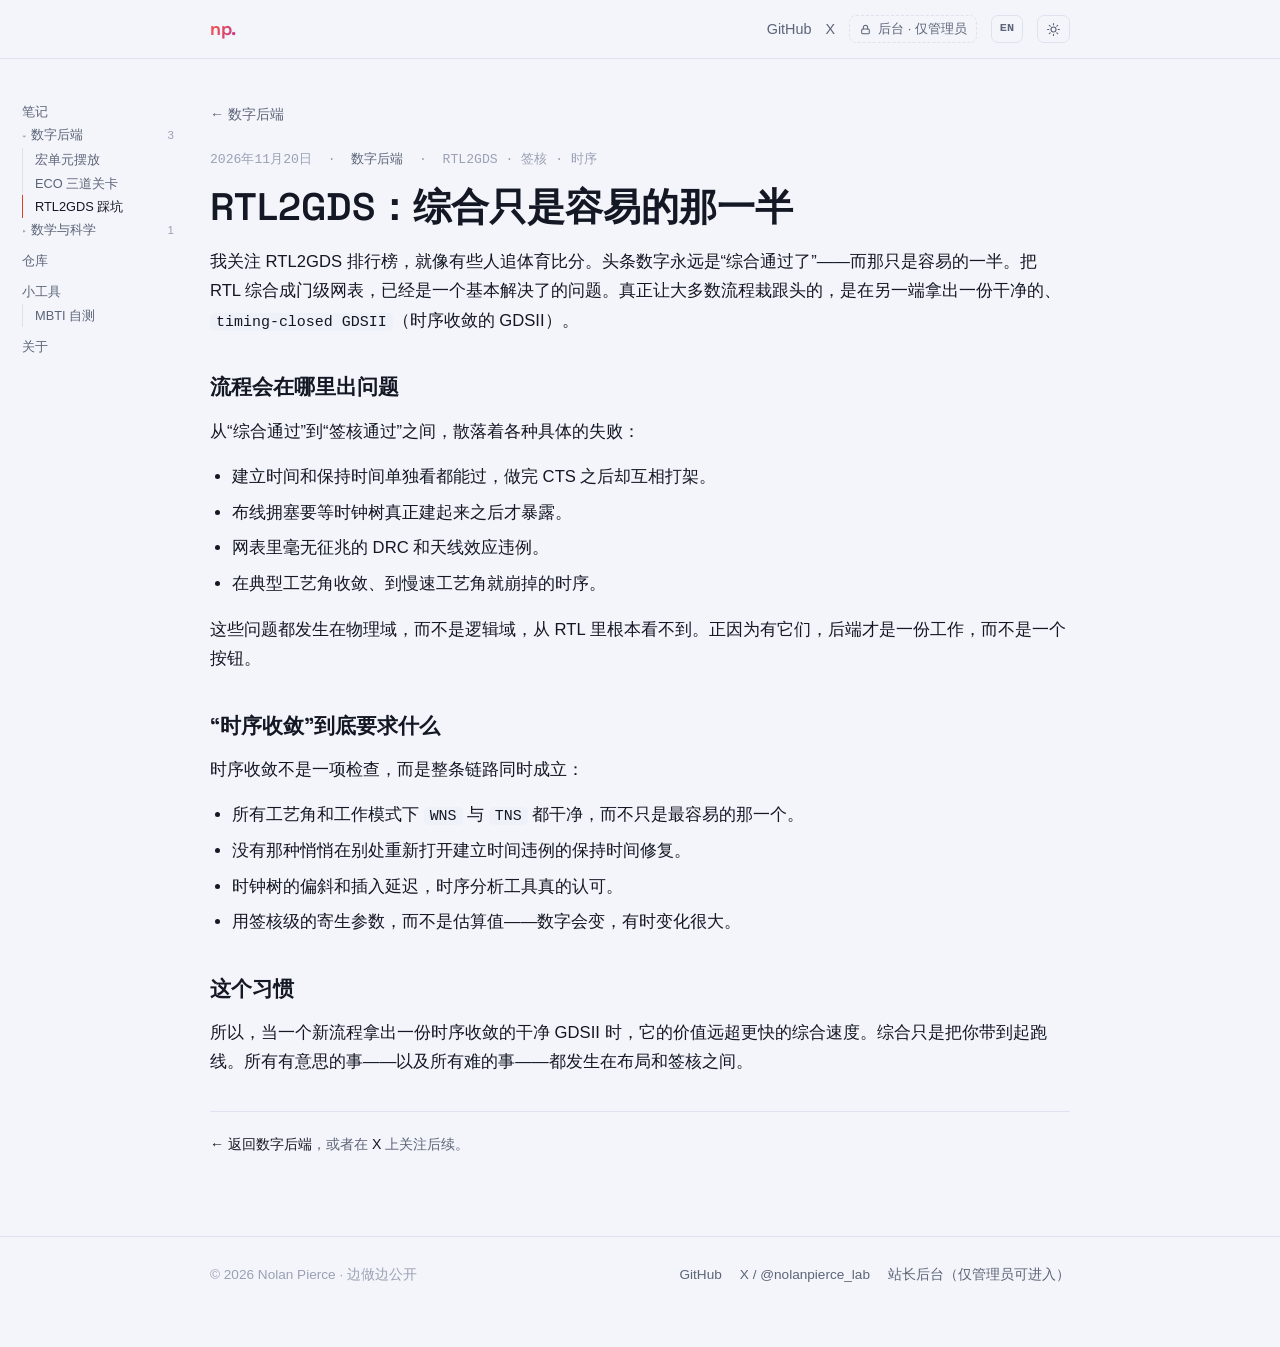
<file: notes/rtl2gds-timing-closed.html>
<!doctype html>
<html lang="zh-CN" data-lang="zh" data-title-en="RTL2GDS: synthesis is the easy half - Nolan Pierce">
<head>
<meta charset="utf-8">
<meta name="viewport" content="width=device-width, initial-scale=1">
<title>RTL2GDS：综合只是容易的那一半 - Nolan Pierce</title>
<meta name="description" content="真正让大多数流程栽跟头的，是最后拿出一份干净、时序收敛的 GDSII。">
<meta property="og:title" content="RTL2GDS：综合只是容易的那一半">
<meta property="og:description" content="真正让大多数流程栽跟头的，是最后拿出一份干净、时序收敛的 GDSII。">
<meta property="og:type" content="article">
<link rel="icon" href="data:image/svg+xml,%3Csvg xmlns='http://www.w3.org/2000/svg' viewBox='0 0 64 64'%3E%3Cdefs%3E%3ClinearGradient id='g' x1='0' y1='0' x2='1' y2='1'%3E%3Cstop offset='0' stop-color='%23ff5a3c'/%3E%3Cstop offset='1' stop-color='%23c0398f'/%3E%3C/linearGradient%3E%3C/defs%3E%3Crect width='64' height='64' rx='14' fill='url(%23g)'/%3E%3Ctext x='32' y='44' font-family='Space Grotesk,Arial,sans-serif' font-size='34' font-weight='700' text-anchor='middle' fill='%23fff'%3Enp.%3C/text%3E%3C/svg%3E">
<link rel="preconnect" href="https://fonts.googleapis.com">
<link rel="preconnect" href="https://fonts.gstatic.com" crossorigin>
<link href="https://fonts.googleapis.com/css2?family=Space+Grotesk:wght@500;600;700&display=swap" rel="stylesheet">
<link rel="stylesheet" href="../assets/style.css">
<script src="../assets/prefs.js"></script>
</head>
<body>

<header class="topbar">
  <div class="wrap">
    <a class="brand" href="../"><span class="np">np.</span></a>
    <nav class="navlinks">
      <a href="../#notes"><span lang="zh-CN">笔记</span><span lang="en">notes</span></a>
      <a href="../#repos"><span lang="zh-CN">仓库</span><span lang="en">repos</span></a>
      <a href="../#tools"><span lang="zh-CN">工具</span><span lang="en">tools</span></a>
      <a href="../#about"><span lang="zh-CN">关于</span><span lang="en">about</span></a>
    </nav>
    <div class="right">
      <a href="https://github.com/nolanpix" rel="me">GitHub</a>
      <a href="https://x.com/nolanpierce_lab" rel="me">X</a>
      <a class="adm-entry" href="https://nolanpix-counter.song66666.workers.dev/admin" rel="nofollow" title="站长后台：仅管理员可进入" aria-label="站长后台：仅管理员可进入" data-aria-en="Owner dashboard: admins only"><svg viewBox="0 0 24 24" aria-hidden="true"><rect x="5" y="11" width="14" height="9" rx="2"/><path d="M8 11V8a4 4 0 0 1 8 0v3"/></svg><span class="lbl"><span lang="zh-CN">后台 · 仅管理员</span><span lang="en">Admin · owner only</span></span></a>
      <button class="pref" type="button" data-pref="lang"><span lang="zh-CN">EN</span><span lang="en">中文</span></button>
      <button class="pref" type="button" data-pref="theme"><svg class="i-moon" viewBox="0 0 24 24" aria-hidden="true"><path d="M20 14.5A8.5 8.5 0 0 1 9.5 4 8.5 8.5 0 1 0 20 14.5z"/></svg><svg class="i-sun" viewBox="0 0 24 24" aria-hidden="true"><circle cx="12" cy="12" r="4"/><path d="M12 2.5v2M12 19.5v2M2.5 12h2M19.5 12h2M5.3 5.3l1.4 1.4M17.3 17.3l1.4 1.4M5.3 18.7l1.4-1.4M17.3 6.7l1.4-1.4"/></svg></button>
    </div>
  </div>
</header>

<nav class="rail" aria-label="全站目录" data-aria-en="Site contents">
  <ul>
    <li><a href="../#notes"><span lang="zh-CN">笔记</span><span lang="en">Notes</span></a>
      <ul>
        <li><details class="rail-cat" open><summary><span lang="zh-CN">数字后端</span><span lang="en">Digital backend</span><span class="n">3</span></summary><ul><li><a href="macro-placement-fast-repair.html"><span lang="zh-CN">宏单元摆放</span><span lang="en">Macro placement</span></a></li><li><a href="structuring-eco-work.html"><span lang="zh-CN">ECO 三道关卡</span><span lang="en">ECO gates</span></a></li><li><a href="rtl2gds-timing-closed.html" aria-current="page"><span lang="zh-CN">RTL2GDS 踩坑</span><span lang="en">RTL2GDS pitfalls</span></a></li></ul></details></li>
        <li><details class="rail-cat"><summary><span lang="zh-CN">数学与科学</span><span lang="en">Math &amp; science</span><span class="n">1</span></summary><ul><li><a href="riemann-hypothesis-ai-proof.html"><span lang="zh-CN">黎曼猜想与 AI 证明</span><span lang="en">Riemann &amp; AI proof</span></a></li></ul></details></li>
      </ul>
    </li>
    <li><a href="../#repos"><span lang="zh-CN">仓库</span><span lang="en">Repos</span></a></li>
    <li><a href="../#tools"><span lang="zh-CN">小工具</span><span lang="en">Tools</span></a>
      <ul>
        <li><a href="../mbti/"><span lang="zh-CN">MBTI 自测</span><span lang="en">MBTI test</span></a></li>
      </ul>
    </li>
    <li><a href="../#about"><span lang="zh-CN">关于</span><span lang="en">About</span></a></li>
  </ul>
</nav>

<main class="wrap">
  <article class="post">
    <a class="back" href="../#cat-backend"><span lang="zh-CN">&larr; 数字后端</span><span lang="en">&larr; Digital backend</span></a>
    <p class="p-meta mono"><span lang="zh-CN">2026年11月20日 &nbsp;&middot;&nbsp; <a href="../#cat-backend">数字后端</a> &nbsp;&middot;&nbsp; RTL2GDS &middot; 签核 &middot; 时序</span><span lang="en">November 20, 2026 &nbsp;&middot;&nbsp; <a href="../#cat-backend">Digital backend</a> &nbsp;&middot;&nbsp; RTL2GDS &middot; signoff &middot; timing</span></p>
    <h1><span lang="zh-CN">RTL2GDS：综合只是容易的那一半</span><span lang="en">RTL2GDS: synthesis is the easy half</span></h1>
    <div class="p-body" lang="zh-CN">
<p>我关注 RTL2GDS 排行榜，就像有些人追体育比分。头条数字永远是“综合通过了”——而那只是容易的一半。把 RTL 综合成门级网表，已经是一个基本解决了的问题。真正让大多数流程栽跟头的，是在另一端拿出一份干净的、<code>timing-closed GDSII</code>（时序收敛的 GDSII）。</p>
<h2>流程会在哪里出问题</h2>
<p>从“综合通过”到“签核通过”之间，散落着各种具体的失败：</p>
<ul>
<li>建立时间和保持时间单独看都能过，做完 CTS 之后却互相打架。</li>
<li>布线拥塞要等时钟树真正建起来之后才暴露。</li>
<li>网表里毫无征兆的 DRC 和天线效应违例。</li>
<li>在典型工艺角收敛、到慢速工艺角就崩掉的时序。</li>
</ul>
<p>这些问题都发生在物理域，而不是逻辑域，从 RTL 里根本看不到。正因为有它们，后端才是一份工作，而不是一个按钮。</p>
<h2>“时序收敛”到底要求什么</h2>
<p>时序收敛不是一项检查，而是整条链路同时成立：</p>
<ul>
<li>所有工艺角和工作模式下 <code>WNS</code> 与 <code>TNS</code> 都干净，而不只是最容易的那一个。</li>
<li>没有那种悄悄在别处重新打开建立时间违例的保持时间修复。</li>
<li>时钟树的偏斜和插入延迟，时序分析工具真的认可。</li>
<li>用签核级的寄生参数，而不是估算值——数字会变，有时变化很大。</li>
</ul>
<h2>这个习惯</h2>
<p>所以，当一个新流程拿出一份时序收敛的干净 GDSII 时，它的价值远超更快的综合速度。综合只是把你带到起跑线。所有有意思的事——以及所有难的事——都发生在布局和签核之间。</p>
    </div>
    <div class="p-body" lang="en">
<p>I keep an eye on the RTL2GDS leaderboards the way some people check sports scores. The headline number is always &quot;it synthesized&quot; - and that is the easy half. Synthesizing RTL into a gate-level netlist is a solved-enough problem. Getting a clean, <code>timing-closed GDSII</code> out the far side is where most flows actually fall apart.</p>
<h2>Where flows break</h2>
<p>The gap between &quot;synthesized&quot; and &quot;signed off&quot; is a graveyard of specific failures:</p>
<ul>
<li>Setup and hold that pass in isolation but fight each other after CTS.</li>
<li>Routing congestion that only shows up once the clock tree is real.</li>
<li>DRC and antenna violations that the netlist never hinted at.</li>
<li>Timing that closes at the typical corner and explodes at the slow one.</li>
</ul>
<p>Each of these lives in the physical domain, not the logical one. You cannot see them from the RTL. They are the reason the back end is a job and not a button.</p>
<h2>What &quot;timing-closed&quot; actually asks</h2>
<p>Timing closure is not one check; it is the whole chain holding at once:</p>
<ul>
<li><code>WNS</code> and <code>TNS</code> clean across every corner and mode, not just the easy one.</li>
<li>No hold fixes that quietly re-open setup somewhere else.</li>
<li>A clock tree whose skew and insertion delay the timer actually believes.</li>
<li>Signoff parasitics, not estimates - the numbers change, sometimes a lot.</li>
</ul>
<h2>The habit</h2>
<p>So when a new flow lands a clean GDSII with timing closed, it is worth more than a faster synthesis time. Synthesis gets you to the start line. Everything interesting - and everything hard - happens between placement and signoff.</p>
    </div>
    <hr class="p-end">
    <p class="back" lang="zh-CN"><a href="../#cat-backend">&larr; 返回数字后端</a>，或者在 <a href="https://x.com/nolanpierce_lab">X</a> 上关注后续。</p>
    <p class="back" lang="en"><a href="../#cat-backend">&larr; back to Digital backend</a> &nbsp; or follow along on <a href="https://x.com/nolanpierce_lab">X</a>.</p>
  </article>
</main>

<footer class="site">
  <div class="wrap">
    <span>&copy; 2026 Nolan Pierce &middot; <span lang="zh-CN">边做边公开</span><span lang="en">built in public</span></span>
    <span class="sep"></span>
    <a href="https://github.com/nolanpix">GitHub</a>
    <a href="https://x.com/nolanpierce_lab">X / @nolanpierce_lab</a>
    <a href="https://nolanpix-counter.song66666.workers.dev/admin" rel="nofollow"><span lang="zh-CN">站长后台（仅管理员可进入）</span><span lang="en">Owner dashboard (admins only)</span></a>
  </div>
</footer>

<script defer src="../assets/stats.js"></script>

</body>
</html>
</file>
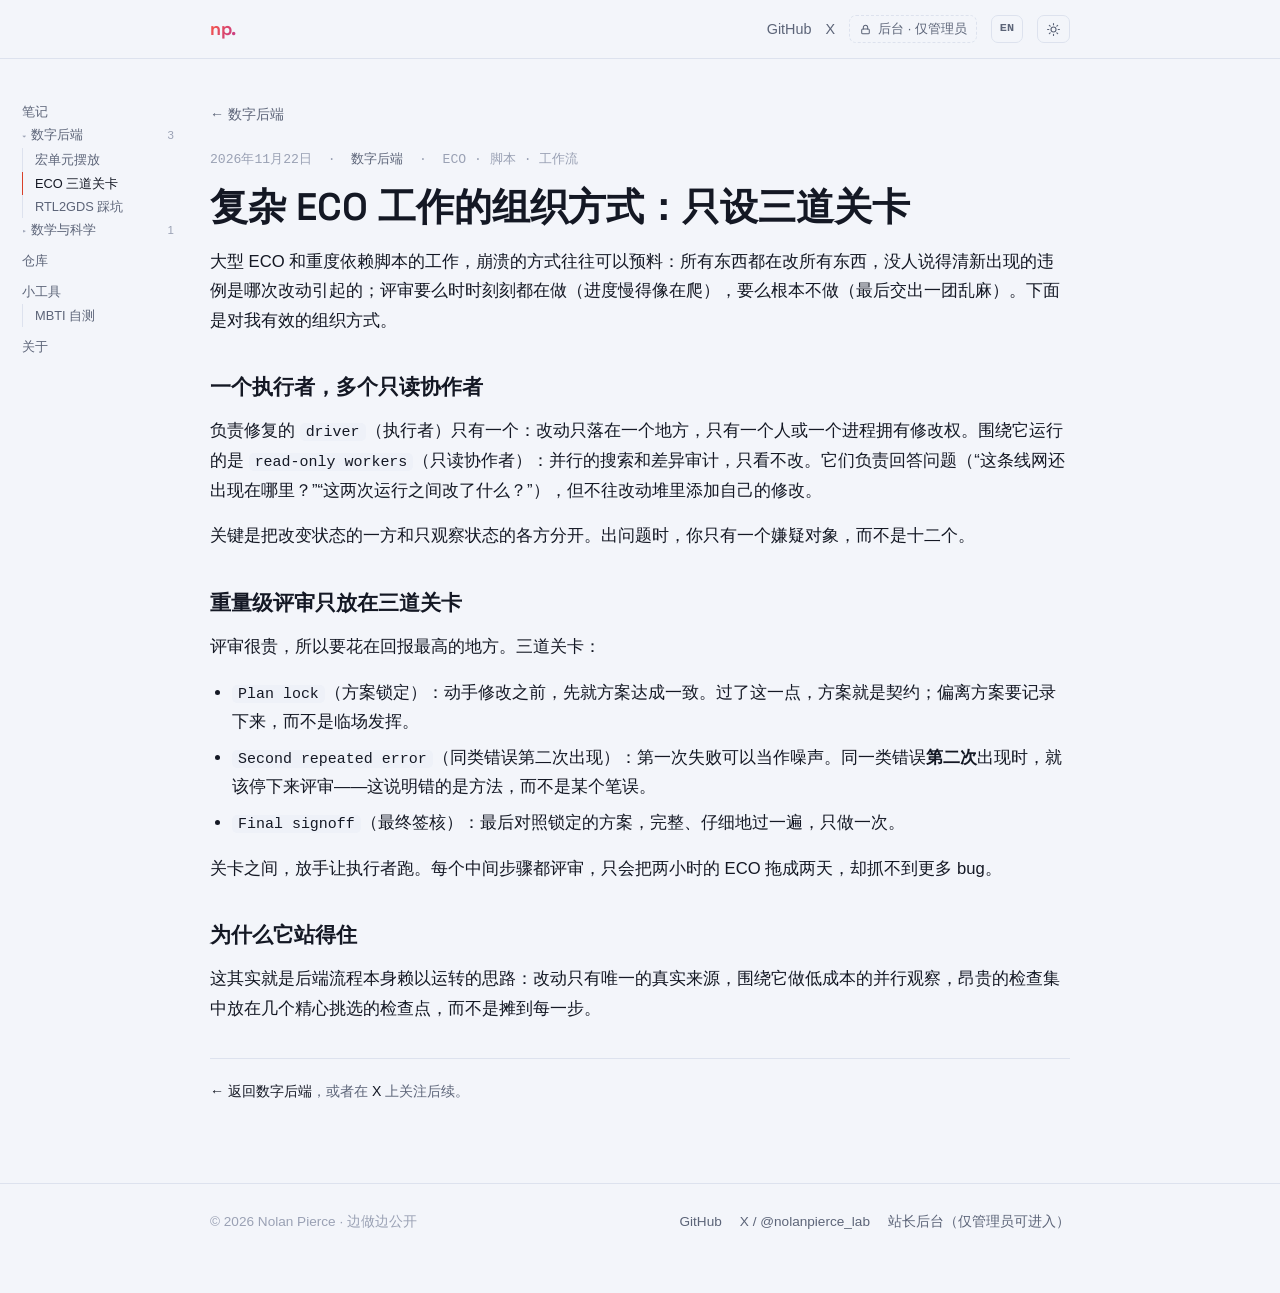
<file: notes/structuring-eco-work.html>
<!doctype html>
<html lang="zh-CN" data-lang="zh" data-title-en="Structuring complex ECO work around three gates - Nolan Pierce">
<head>
<meta charset="utf-8">
<meta name="viewport" content="width=device-width, initial-scale=1">
<title>复杂 ECO 工作的组织方式：只设三道关卡 - Nolan Pierce</title>
<meta name="description" content="修复只交给一个执行者，审计交给只读的协作者，重量级评审只放在三道关卡上。">
<meta property="og:title" content="复杂 ECO 工作的组织方式：只设三道关卡">
<meta property="og:description" content="修复只交给一个执行者，审计交给只读的协作者，重量级评审只放在三道关卡上。">
<meta property="og:type" content="article">
<link rel="icon" href="data:image/svg+xml,%3Csvg xmlns='http://www.w3.org/2000/svg' viewBox='0 0 64 64'%3E%3Cdefs%3E%3ClinearGradient id='g' x1='0' y1='0' x2='1' y2='1'%3E%3Cstop offset='0' stop-color='%23ff5a3c'/%3E%3Cstop offset='1' stop-color='%23c0398f'/%3E%3C/linearGradient%3E%3C/defs%3E%3Crect width='64' height='64' rx='14' fill='url(%23g)'/%3E%3Ctext x='32' y='44' font-family='Space Grotesk,Arial,sans-serif' font-size='34' font-weight='700' text-anchor='middle' fill='%23fff'%3Enp.%3C/text%3E%3C/svg%3E">
<link rel="preconnect" href="https://fonts.googleapis.com">
<link rel="preconnect" href="https://fonts.gstatic.com" crossorigin>
<link href="https://fonts.googleapis.com/css2?family=Space+Grotesk:wght@500;600;700&display=swap" rel="stylesheet">
<link rel="stylesheet" href="../assets/style.css">
<script src="../assets/prefs.js"></script>
</head>
<body>

<header class="topbar">
  <div class="wrap">
    <a class="brand" href="../"><span class="np">np.</span></a>
    <nav class="navlinks">
      <a href="../#notes"><span lang="zh-CN">笔记</span><span lang="en">notes</span></a>
      <a href="../#repos"><span lang="zh-CN">仓库</span><span lang="en">repos</span></a>
      <a href="../#tools"><span lang="zh-CN">工具</span><span lang="en">tools</span></a>
      <a href="../#about"><span lang="zh-CN">关于</span><span lang="en">about</span></a>
    </nav>
    <div class="right">
      <a href="https://github.com/nolanpix" rel="me">GitHub</a>
      <a href="https://x.com/nolanpierce_lab" rel="me">X</a>
      <a class="adm-entry" href="https://nolanpix-counter.song66666.workers.dev/admin" rel="nofollow" title="站长后台：仅管理员可进入" aria-label="站长后台：仅管理员可进入" data-aria-en="Owner dashboard: admins only"><svg viewBox="0 0 24 24" aria-hidden="true"><rect x="5" y="11" width="14" height="9" rx="2"/><path d="M8 11V8a4 4 0 0 1 8 0v3"/></svg><span class="lbl"><span lang="zh-CN">后台 · 仅管理员</span><span lang="en">Admin · owner only</span></span></a>
      <button class="pref" type="button" data-pref="lang"><span lang="zh-CN">EN</span><span lang="en">中文</span></button>
      <button class="pref" type="button" data-pref="theme"><svg class="i-moon" viewBox="0 0 24 24" aria-hidden="true"><path d="M20 14.5A8.5 8.5 0 0 1 9.5 4 8.5 8.5 0 1 0 20 14.5z"/></svg><svg class="i-sun" viewBox="0 0 24 24" aria-hidden="true"><circle cx="12" cy="12" r="4"/><path d="M12 2.5v2M12 19.5v2M2.5 12h2M19.5 12h2M5.3 5.3l1.4 1.4M17.3 17.3l1.4 1.4M5.3 18.7l1.4-1.4M17.3 6.7l1.4-1.4"/></svg></button>
    </div>
  </div>
</header>

<nav class="rail" aria-label="全站目录" data-aria-en="Site contents">
  <ul>
    <li><a href="../#notes"><span lang="zh-CN">笔记</span><span lang="en">Notes</span></a>
      <ul>
        <li><details class="rail-cat" open><summary><span lang="zh-CN">数字后端</span><span lang="en">Digital backend</span><span class="n">3</span></summary><ul><li><a href="macro-placement-fast-repair.html"><span lang="zh-CN">宏单元摆放</span><span lang="en">Macro placement</span></a></li><li><a href="structuring-eco-work.html" aria-current="page"><span lang="zh-CN">ECO 三道关卡</span><span lang="en">ECO gates</span></a></li><li><a href="rtl2gds-timing-closed.html"><span lang="zh-CN">RTL2GDS 踩坑</span><span lang="en">RTL2GDS pitfalls</span></a></li></ul></details></li>
        <li><details class="rail-cat"><summary><span lang="zh-CN">数学与科学</span><span lang="en">Math &amp; science</span><span class="n">1</span></summary><ul><li><a href="riemann-hypothesis-ai-proof.html"><span lang="zh-CN">黎曼猜想与 AI 证明</span><span lang="en">Riemann &amp; AI proof</span></a></li></ul></details></li>
      </ul>
    </li>
    <li><a href="../#repos"><span lang="zh-CN">仓库</span><span lang="en">Repos</span></a></li>
    <li><a href="../#tools"><span lang="zh-CN">小工具</span><span lang="en">Tools</span></a>
      <ul>
        <li><a href="../mbti/"><span lang="zh-CN">MBTI 自测</span><span lang="en">MBTI test</span></a></li>
      </ul>
    </li>
    <li><a href="../#about"><span lang="zh-CN">关于</span><span lang="en">About</span></a></li>
  </ul>
</nav>

<main class="wrap">
  <article class="post">
    <a class="back" href="../#cat-backend"><span lang="zh-CN">&larr; 数字后端</span><span lang="en">&larr; Digital backend</span></a>
    <p class="p-meta mono"><span lang="zh-CN">2026年11月22日 &nbsp;&middot;&nbsp; <a href="../#cat-backend">数字后端</a> &nbsp;&middot;&nbsp; ECO &middot; 脚本 &middot; 工作流</span><span lang="en">November 22, 2026 &nbsp;&middot;&nbsp; <a href="../#cat-backend">Digital backend</a> &nbsp;&middot;&nbsp; ECO &middot; scripting &middot; workflow</span></p>
    <h1><span lang="zh-CN">复杂 ECO 工作的组织方式：只设三道关卡</span><span lang="en">Structuring complex ECO work around three gates</span></h1>
    <div class="p-body" lang="zh-CN">
<p>大型 ECO 和重度依赖脚本的工作，崩溃的方式往往可以预料：所有东西都在改所有东西，没人说得清新出现的违例是哪次改动引起的；评审要么时时刻刻都在做（进度慢得像在爬），要么根本不做（最后交出一团乱麻）。下面是对我有效的组织方式。</p>
<h2>一个执行者，多个只读协作者</h2>
<p>负责修复的 <code>driver</code>（执行者）只有一个：改动只落在一个地方，只有一个人或一个进程拥有修改权。围绕它运行的是 <code>read-only workers</code>（只读协作者）：并行的搜索和差异审计，只看不改。它们负责回答问题（“这条线网还出现在哪里？”“这两次运行之间改了什么？”），但不往改动堆里添加自己的修改。</p>
<p>关键是把改变状态的一方和只观察状态的各方分开。出问题时，你只有一个嫌疑对象，而不是十二个。</p>
<h2>重量级评审只放在三道关卡</h2>
<p>评审很贵，所以要花在回报最高的地方。三道关卡：</p>
<ul>
<li><code>Plan lock</code>（方案锁定）：动手修改之前，先就方案达成一致。过了这一点，方案就是契约；偏离方案要记录下来，而不是临场发挥。</li>
<li><code>Second repeated error</code>（同类错误第二次出现）：第一次失败可以当作噪声。同一类错误<em>第二次</em>出现时，就该停下来评审——这说明错的是方法，而不是某个笔误。</li>
<li><code>Final signoff</code>（最终签核）：最后对照锁定的方案，完整、仔细地过一遍，只做一次。</li>
</ul>
<p>关卡之间，放手让执行者跑。每个中间步骤都评审，只会把两小时的 ECO 拖成两天，却抓不到更多 bug。</p>
<h2>为什么它站得住</h2>
<p>这其实就是后端流程本身赖以运转的思路：改动只有唯一的真实来源，围绕它做低成本的并行观察，昂贵的检查集中放在几个精心挑选的检查点，而不是摊到每一步。</p>
    </div>
    <div class="p-body" lang="en">
<p>Big ECO and script-heavy work falls apart in a predictable way: everything edits everything, nobody is sure which change caused the new violation, and review either happens constantly (and slows to a crawl) or never (and ships a mess). Here is the shape that has worked for me.</p>
<h2>One driver, many read-only workers</h2>
<p>There is exactly one <code>driver</code> making fixes - one place where edits land, one person or process that owns the mutation. Around it run <code>read-only workers</code>: parallel search and diff audits that look but never touch. They answer questions (&quot;where else does this net appear?&quot;, &quot;what changed between these two runs?&quot;) without adding their own edits to the pile.</p>
<p>The point is to separate the thing that changes state from the things that only observe it. When something breaks, you have one suspect, not twelve.</p>
<h2>Heavy review at three gates only</h2>
<p>Review is expensive, so spend it where it pays off. Three gates:</p>
<ul>
<li><code>Plan lock</code> - before any edit, agree on the plan. After this point the plan is the contract; deviations get written down, not improvised.</li>
<li><code>Second repeated error</code> - the first failure is noise. The <em>second</em> time the same class of error shows up, stop and review - it means the approach, not the typo, is wrong.</li>
<li><code>Final signoff</code> - the full, careful pass, once, at the end, against the locked plan.</li>
</ul>
<p>Between the gates, let the driver run. Reviewing every intermediate step is how you turn a two-hour ECO into a two-day one without catching more bugs.</p>
<h2>Why it holds up</h2>
<p>This is just the same idea the back-end flow already runs on: a single source of truth for the mutation, cheap parallel observation around it, and expensive checks batched at a few well-chosen checkpoints instead of smeared across everything.</p>
    </div>
    <hr class="p-end">
    <p class="back" lang="zh-CN"><a href="../#cat-backend">&larr; 返回数字后端</a>，或者在 <a href="https://x.com/nolanpierce_lab">X</a> 上关注后续。</p>
    <p class="back" lang="en"><a href="../#cat-backend">&larr; back to Digital backend</a> &nbsp; or follow along on <a href="https://x.com/nolanpierce_lab">X</a>.</p>
  </article>
</main>

<footer class="site">
  <div class="wrap">
    <span>&copy; 2026 Nolan Pierce &middot; <span lang="zh-CN">边做边公开</span><span lang="en">built in public</span></span>
    <span class="sep"></span>
    <a href="https://github.com/nolanpix">GitHub</a>
    <a href="https://x.com/nolanpierce_lab">X / @nolanpierce_lab</a>
    <a href="https://nolanpix-counter.song66666.workers.dev/admin" rel="nofollow"><span lang="zh-CN">站长后台（仅管理员可进入）</span><span lang="en">Owner dashboard (admins only)</span></a>
  </div>
</footer>

<script defer src="../assets/stats.js"></script>

</body>
</html>
</file>
<file: assets/style.css>
/* nolanpix.github.io — shared styles
   Design: dark "tapeout terminal" / chip-floorplan. One accent (np. gradient).
   See plan_md_files/index_plan.md for the full rationale. */

:root {
  --bg:      #0e1016;
  --panel:   #161a23;
  --panel-2: #1b2130;
  --fg:      #e8eaf0;
  --muted:   #8b90a3;
  --faint:   #5a6072;
  --line:    #242a38;
  --accent-a:#ff5a3c;
  --accent-b:#c0398f;
  --accent:  #ff6a52;
  --maxw: 860px;
  --cjk: "PingFang SC", "Hiragino Sans GB", "Microsoft YaHei", "Noto Sans CJK SC";
  color-scheme: dark;
}

/* Light theme: chosen with the switch (data-theme, set by assets/prefs.js), or
   the OS setting when no script runs (e.g. the admin pages served by the Worker). */
:root[data-theme="light"] {
  --bg:    #f3f5fa;
  --panel:   #ffffff;
  --panel-2: #eef1f8;
  --fg:    #141824;
  --muted:   #5c6478;
  --faint:   #9aa1b4;
  --line:  #dde2ee;
  --accent:  #d8402a;
  color-scheme: light;
}
@media (prefers-color-scheme: light) {
  :root:not([data-theme]) {
    --bg:      #f3f5fa;
    --panel:   #ffffff;
    --panel-2: #eef1f8;
    --fg:      #141824;
    --muted:   #5c6478;
    --faint:   #9aa1b4;
    --line:    #dde2ee;
    --accent:  #d8402a;
    color-scheme: light;
  }
}

/* Each page carries both languages; only the active one is shown. */
:root[data-lang="zh"] [lang="en"],
:root[data-lang="en"] [lang="zh-CN"] { display: none !important; }

* { box-sizing: border-box; }

html { -webkit-text-size-adjust: 100%; }

body {
  margin: 0;
  background: var(--bg);
  color: var(--fg);
  font: 16.5px/1.72 -apple-system, BlinkMacSystemFont, "Segoe UI", Roboto,
        "Helvetica Neue", Arial, var(--cjk), sans-serif;
  -webkit-font-smoothing: antialiased;
  /* Safari paints the selection highlight across the gaps between block
     siblings of body, flooding the side margins; a grid container does not.
     minmax(0, 1fr) stops wide content from stretching the single column. */
  display: grid; grid-template-columns: minmax(0, 1fr);
}

.wrap { width: min(var(--maxw), 100% - 44px); margin: 0 auto; }

a { color: var(--fg); text-decoration: none; }
a:hover { color: var(--accent); }

.mono {
  font-family: ui-monospace, "JetBrains Mono", "SFMono-Regular", Menlo,
               Consolas, monospace;
}

/* ---- top bar ---- */
.topbar {
  position: sticky; top: 0; z-index: 10;
  background: color-mix(in srgb, var(--bg) 88%, transparent);
  backdrop-filter: saturate(140%) blur(8px);
  border-bottom: 1px solid var(--line);
}
.topbar .wrap {
  display: flex; align-items: center; gap: 22px;
  height: 58px;
}
.brand {
  display: inline-flex; align-items: baseline; gap: 2px;
  font-weight: 700; font-size: 1.12rem; letter-spacing: -0.02em;
}
.brand .np {
  font-family: "Space Grotesk", var(--cjk), ui-sans-serif, sans-serif;
  background: linear-gradient(120deg, var(--accent-a), var(--accent-b));
  -webkit-background-clip: text; background-clip: text; color: transparent;
}
.navlinks { display: flex; gap: 18px; margin-left: 6px; }
.navlinks a { color: var(--muted); font-size: 0.93rem; }
.navlinks a:hover { color: var(--fg); }
.topbar .right { margin-left: auto; display: flex; gap: 14px; align-items: center; }
.topbar .right a { color: var(--muted); font-size: 0.9rem; }
.topbar .right a:hover { color: var(--fg); }

/* ---- hero ---- */
.hero { padding: 54px 0 20px; }
.eyebrow {
  font-size: 0.8rem; letter-spacing: 0.01em; color: var(--faint);
  margin: 0 0 16px;
}
.eyebrow b { color: var(--accent); font-weight: 600; }
h1.title {
  font-family: "Space Grotesk", var(--cjk), ui-sans-serif, sans-serif;
  font-weight: 600; font-size: clamp(2rem, 5.2vw, 3.1rem);
  line-height: 1.07; letter-spacing: -0.025em; margin: 0 0 18px;
  max-width: 16ch;
}
h1.title .grad {
  background: linear-gradient(115deg, var(--accent-a), var(--accent-b));
  -webkit-background-clip: text; background-clip: text; color: transparent;
}
.lede { color: var(--muted); font-size: 1.08rem; max-width: 56ch; margin: 0 0 30px; }
.lede a { color: var(--accent); }
.lede a:hover { text-decoration: underline; text-underline-offset: 3px; }

/* ---- floorplan ---- */
.floor {
  position: relative;
  border: 1px solid var(--line);
  border-radius: 14px;
  background:
    radial-gradient(60% 120% at 80% -10%, color-mix(in srgb, var(--accent-b) 14%, transparent), transparent 60%),
    var(--panel);
  padding: 14px;
  overflow: hidden;
}
.floor::before { /* power grid */
  content: ""; position: absolute; inset: 0; pointer-events: none;
  background-image:
    linear-gradient(var(--line) 1px, transparent 1px),
    linear-gradient(90deg, var(--line) 1px, transparent 1px);
  background-size: 34px 34px;
  opacity: 0.35; mask-image: radial-gradient(130% 100% at 50% 0%, #000 55%, transparent);
}
.floor-head {
  position: relative; display: flex; justify-content: space-between;
  color: var(--faint); font-size: 0.74rem; padding: 2px 6px 12px;
}
.die {
  position: relative;
  display: grid; grid-template-columns: 1fr 1fr; gap: 12px;
}
.block {
  display: block; position: relative;
  border: 1px solid var(--line);
  border-radius: 10px;
  background: color-mix(in srgb, var(--panel-2) 70%, transparent);
  padding: 18px 18px 16px;
  min-height: 108px;
  transition: border-color .18s ease, transform .18s ease, background .18s ease;
  opacity: 0; transform: translateY(8px);
  animation: settle .5s ease forwards;
}
.block:nth-child(1) { animation-delay: .05s; }
.block:nth-child(2) { animation-delay: .13s; }
.block:nth-child(3) { animation-delay: .21s; }
.block:nth-child(4) { animation-delay: .29s; }
.block:hover, .block:focus-visible {
  border-color: color-mix(in srgb, var(--accent) 60%, var(--line));
  background: color-mix(in srgb, var(--panel-2) 95%, transparent);
  outline: none;
}
.block .tag {
  font-size: 0.72rem; color: var(--faint); letter-spacing: 0.04em;
}
.block h3 {
  font-family: "Space Grotesk", var(--cjk), ui-sans-serif, sans-serif;
  font-weight: 500; font-size: 1.12rem; margin: 6px 0 6px;
}
.block p { margin: 0; color: var(--muted); font-size: 0.9rem; line-height: 1.55; }
.block .pin {
  position: absolute; top: 14px; right: 14px; width: 8px; height: 8px;
  border-radius: 2px; background: linear-gradient(120deg, var(--accent-a), var(--accent-b));
  box-shadow: 0 0 10px color-mix(in srgb, var(--accent) 60%, transparent);
}

@keyframes settle { to { opacity: 1; transform: none; } }
@media (prefers-reduced-motion: reduce) {
  .block { animation: none; opacity: 1; transform: none; }
}

/* ---- sections ---- */
section.band { padding: 46px 0 8px; scroll-margin-top: 58px; } /* anchor jumps land below the sticky top bar */
.band-head {
  display: flex; align-items: baseline; gap: 12px; margin: 0 0 18px;
}
.band-head h2 {
  font-family: "Space Grotesk", var(--cjk), ui-sans-serif, sans-serif;
  font-weight: 600; font-size: 1.35rem; margin: 0; letter-spacing: -0.01em;
}
.band-head .count { color: var(--faint); font-size: 0.8rem; }

/* ---- note list ---- */
.note-group { scroll-margin-top: 58px; }
.note-group + .note-group { margin-top: 30px; }
.note-cat {
  display: flex; align-items: baseline; gap: 9px; margin: 0 0 10px;
  font-family: "Space Grotesk", var(--cjk), ui-sans-serif, sans-serif;
  font-weight: 600; font-size: 0.98rem; letter-spacing: 0.01em;
}
.note-cat .n { color: var(--faint); font-size: 0.75rem; font-weight: 400; }
.notes { border-top: 1px solid var(--line); }
.note-row {
  display: grid; grid-template-columns: 112px 1fr; gap: 18px;
  align-items: baseline;
  padding: 16px 4px; border-bottom: 1px solid var(--line);
}
.note-row:hover { background: color-mix(in srgb, var(--panel) 50%, transparent); }
.note-row time { color: var(--faint); font-size: 0.82rem; }
.note-row .n-title {
  font-family: "Space Grotesk", var(--cjk), ui-sans-serif, sans-serif;
  font-weight: 500; font-size: 1.06rem;
}
.note-row .n-sum { grid-column: 2; color: var(--muted); font-size: 0.9rem; margin-top: 3px; }
.note-row .n-tags { grid-column: 2; margin-top: 8px; display: flex; gap: 7px; flex-wrap: wrap; }
.chip {
  font-size: 0.72rem; color: var(--muted);
  border: 1px solid var(--line); border-radius: 100px; padding: 2px 9px;
}

/* ---- repos ---- */
.repos { display: grid; grid-template-columns: repeat(3, 1fr); gap: 14px; }
.repo {
  border: 1px solid var(--line); border-radius: 12px; background: var(--panel);
  padding: 16px 16px 14px; display: flex; flex-direction: column; gap: 8px;
}
.repo .r-name { font-weight: 600; display: flex; align-items: center; gap: 7px; }
.repo .r-name .dot { width: 9px; height: 9px; border-radius: 50%; background: var(--faint); }
.repo.live .r-name .dot { background: #3fb950; }
.repo p { margin: 0; color: var(--muted); font-size: 0.88rem; flex: 1; }
.repo .r-foot { color: var(--faint); font-size: 0.78rem; }

/* ---- tools ---- */
.tools { display: grid; grid-template-columns: minmax(0, 360px) minmax(0, 1fr); gap: 14px 22px; align-items: start; }
.tool {
  border: 1px solid var(--line); border-radius: 12px; background: var(--panel);
  padding: 16px 16px 14px; display: flex; flex-direction: column; gap: 8px;
}
.tool:hover { border-color: color-mix(in srgb, var(--accent) 60%, var(--line)); background: color-mix(in srgb, var(--panel-2) 95%, transparent); }
.tool .r-name { font-weight: 600; display: flex; align-items: center; gap: 7px; }
.tool .r-name .dot { width: 9px; height: 9px; border-radius: 50%; background: #3fb950; }
.tool p { margin: 0; color: var(--muted); font-size: 0.88rem; flex: 1; }
.tool .r-foot { color: var(--faint); font-size: 0.78rem; }
.tool-soon { margin: 8px 0 0; color: var(--faint); font-size: 0.82rem; line-height: 1.6; max-width: 52ch; }

/* ---- footer ---- */
footer.site {
  margin-top: 56px; border-top: 1px solid var(--line);
  padding: 26px 0 60px; color: var(--faint); font-size: 0.85rem;
}
footer.site .wrap { display: flex; gap: 18px; flex-wrap: wrap; align-items: center; }
footer.site a { color: var(--muted); }
footer.site a:hover { color: var(--accent); }
footer.site .sep { flex: 1; }

/* ---- article ---- */
article.post { padding: 40px 0 10px; }
.post .back { color: var(--muted); font-size: 0.88rem; }
.post .p-meta { color: var(--faint); font-size: 0.82rem; margin: 22px 0 10px; }
.post .p-meta a { color: var(--muted); }
.post .p-meta a:hover { color: var(--accent); }
.post h1 {
  font-family: "Space Grotesk", var(--cjk), ui-sans-serif, sans-serif;
  font-weight: 600; font-size: clamp(1.7rem, 4vw, 2.4rem); line-height: 1.12;
  letter-spacing: -0.02em; margin: 0 0 14px;
}
.post .p-body { font-size: 1.04rem; line-height: 1.78; }
.post .p-body > :first-child { margin-top: 0; }
.post .p-body h2 {
  font-family: "Space Grotesk", var(--cjk), ui-sans-serif, sans-serif;
  font-weight: 600; font-size: 1.3rem; margin: 34px 0 10px; letter-spacing: -0.01em;
}
.post .p-body h3 {
  font-family: "Space Grotesk", var(--cjk), ui-sans-serif, sans-serif;
  font-weight: 600; font-size: 1.06rem; margin: 24px 0 8px;
}
.post .p-body p { margin: 0 0 16px; }
.post .p-body strong { color: var(--fg); font-weight: 600; }
.post .p-body ul, .post .p-body ol { margin: 0 0 16px; padding-left: 22px; }
.post .p-body hr { border: 0; border-top: 1px solid var(--line); margin: 30px 0; }
.post .p-body .table-wrap { margin: 8px 0 20px; overflow-x: auto; }
.post .p-body table {
  width: 100%; border-collapse: collapse;
  font-size: 0.92rem; font-variant-numeric: tabular-nums;
}
.post .p-body th, .post .p-body td {
  padding: 8px 10px; border-bottom: 1px solid var(--line); text-align: left;
}
.post .p-body th { color: var(--fg); font-weight: 600; }
.post .p-body td { color: var(--muted); }
.post .p-body li { margin: 6px 0; }
.post .p-body code {
  font-family: ui-monospace, "JetBrains Mono", Menlo, monospace;
  font-size: 0.9em; background: var(--panel-2); padding: 1px 6px; border-radius: 5px;
}
.post .p-body blockquote {
  margin: 0 0 16px; padding: 2px 0 2px 18px;
  border-left: 2px solid var(--accent); color: var(--muted);
}
.post .p-body pre {
  background: var(--panel); border: 1px solid var(--line); border-radius: 10px;
  padding: 14px 16px; overflow-x: auto; font-size: 0.86rem; line-height: 1.6;
}
.post .p-body pre code { background: none; padding: 0; }
.post hr.p-end { border: 0; border-top: 1px solid var(--line); margin: 34px 0 20px; }

/* ---- responsive ---- */
@media (max-width: 620px) {
  .navlinks { display: none; }
  .die { grid-template-columns: 1fr; }
  .repos { grid-template-columns: 1fr; }
  .tools { grid-template-columns: 1fr; }
  .note-row { grid-template-columns: 1fr; gap: 4px; }
  .note-row .n-sum, .note-row .n-tags { grid-column: 1; }
  /* Narrow screens: scroll a table instead of crushing four columns into 340px. */
  .post .p-body table { min-width: 520px; }
  .post .p-body th, .post .p-body td { white-space: nowrap; }
}

:focus-visible { outline: 2px solid var(--accent); outline-offset: 3px; border-radius: 4px; }

/* ---- visit status bar (injected by assets/stats.js) ---- */
.statbar {
  position: fixed; left: 16px; bottom: 16px; z-index: 20;
  display: inline-flex; align-items: center; gap: 8px;
  padding: 7px 12px;
  font-family: ui-monospace, "JetBrains Mono", "SFMono-Regular", Menlo,
               Consolas, monospace;
  font-size: 0.74rem; color: var(--muted); line-height: 1;
  background: color-mix(in srgb, var(--panel) 85%, transparent);
  border: 1px solid var(--line); border-radius: 100px;
  backdrop-filter: saturate(140%) blur(8px);
  box-shadow: 0 6px 22px -14px rgba(0, 0, 0, .7);
  user-select: none; -webkit-user-select: none;
}
.statbar[hidden] { display: none; }
.statbar b { color: var(--fg); font-weight: 600; }
.statbar .sb-sep { color: var(--faint); }
.statbar .sb-dot {
  width: 7px; height: 7px; border-radius: 50%;
  background: #3fb950; box-shadow: 0 0 8px color-mix(in srgb, #3fb950 60%, transparent);
  animation: sb-pulse 2.4s ease-in-out infinite;
}
@keyframes sb-pulse { 0%, 100% { opacity: 1; } 50% { opacity: .35; } }
@media (prefers-reduced-motion: reduce) { .statbar .sb-dot { animation: none; } }
@media (max-width: 620px) {
  .statbar { left: 10px; bottom: 10px; padding: 6px 10px; font-size: 0.7rem; }
}

/* ---- theme / language switches (assets/prefs.js) ---- */
.pref {
  display: inline-flex; align-items: center; justify-content: center;
  min-width: 30px; height: 28px; padding: 0 8px;
  border: 1px solid var(--line); border-radius: 7px; background: transparent;
  color: var(--muted); cursor: pointer;
  font: 600 0.74rem/1 ui-monospace, "JetBrains Mono", "SFMono-Regular", Menlo, Consolas, var(--cjk), monospace;
}
.pref:hover { color: var(--fg); border-color: var(--faint); }
.pref svg { width: 15px; height: 15px; fill: none; stroke: currentColor; stroke-width: 1.8; stroke-linecap: round; stroke-linejoin: round; }
:root:not([data-theme]) .pref { display: none; }  /* prefs.js did not run */
:root[data-theme="dark"] .pref .i-sun,
:root[data-theme="light"] .pref .i-moon { display: none; }

/* ---- Chinese typography: no negative tracking, roomier headings, no faux italics ---- */
:root:lang(zh) :is(h1, h2, h3, .n-title) { letter-spacing: 0; }
:root:lang(zh) h1.title { line-height: 1.22; max-width: 12em; }
:root:lang(zh) .post h1 { line-height: 1.32; }
:root:lang(zh) em { font-style: normal; font-weight: 600; }

/* ---- owner-only dashboard entry (top bar + footer) ---- */
.topbar .right a.adm-entry {
  display: inline-flex; align-items: center; gap: 6px; height: 28px; padding: 0 9px;
  border: 1px dashed var(--line); border-radius: 7px; color: var(--muted); font-size: 0.8rem; white-space: nowrap;
}
.topbar .right a.adm-entry:hover { color: var(--fg); border-color: var(--faint); }
.adm-entry svg { width: 13px; height: 13px; flex: none; fill: none; stroke: currentColor; stroke-width: 1.9; stroke-linecap: round; stroke-linejoin: round; }
@media (max-width: 760px) {
  .topbar .right a.adm-entry { padding: 0 8px; }
  .adm-entry .lbl { display: none; }
}

/* ---- contents rail (written by tools/gen_notes.py): the whole site, readable at a glance, in the
   left margin of wide screens. Kept quiet on purpose: no box, no icons, small muted type; only the
   page being read is marked. It replaces the top-bar section links where it shows. ---- */
.rail { display: none; }
@media (min-width: 1280px) {
  .navlinks { display: none; }
  .rail {
    display: block; position: fixed; z-index: 5;
    top: 100px; left: max(16px, calc(50% - var(--maxw) / 2 - 188px)); width: 152px;
    max-height: calc(100vh - 170px); overflow-y: auto;
    font-size: 0.8rem; line-height: 1.5;
  }
}
.rail ul { list-style: none; margin: 0; padding: 0; }
.rail > ul > li + li { margin-top: 8px; }
.rail a { display: block; padding: 2px 0; color: var(--muted); }
.rail a:hover { color: var(--fg); }
.rail li li a { padding-left: 12px; border-left: 1px solid var(--line); }
.rail a[aria-current="page"] { color: var(--fg); border-left-color: var(--accent); }
/* Topics fold with native <details>, so a long list stays two levels deep until opened. */
.rail details { margin: 0; }
.rail summary {
  display: flex; align-items: baseline; gap: 5px; cursor: pointer;
  padding: 2px 0; color: var(--muted); list-style: none;
}
.rail summary::-webkit-details-marker { display: none; }
.rail summary::before { content: "\25B8"; font-size: 0.7em; color: var(--faint); }
.rail details[open] > summary::before { content: "\25BE"; }
.rail summary:hover { color: var(--fg); }
.rail summary .n { margin-left: auto; color: var(--faint); font-size: 0.72rem; }
.rail details > ul { margin-top: 2px; }
@media print { .rail { display: none; } }
</file>
